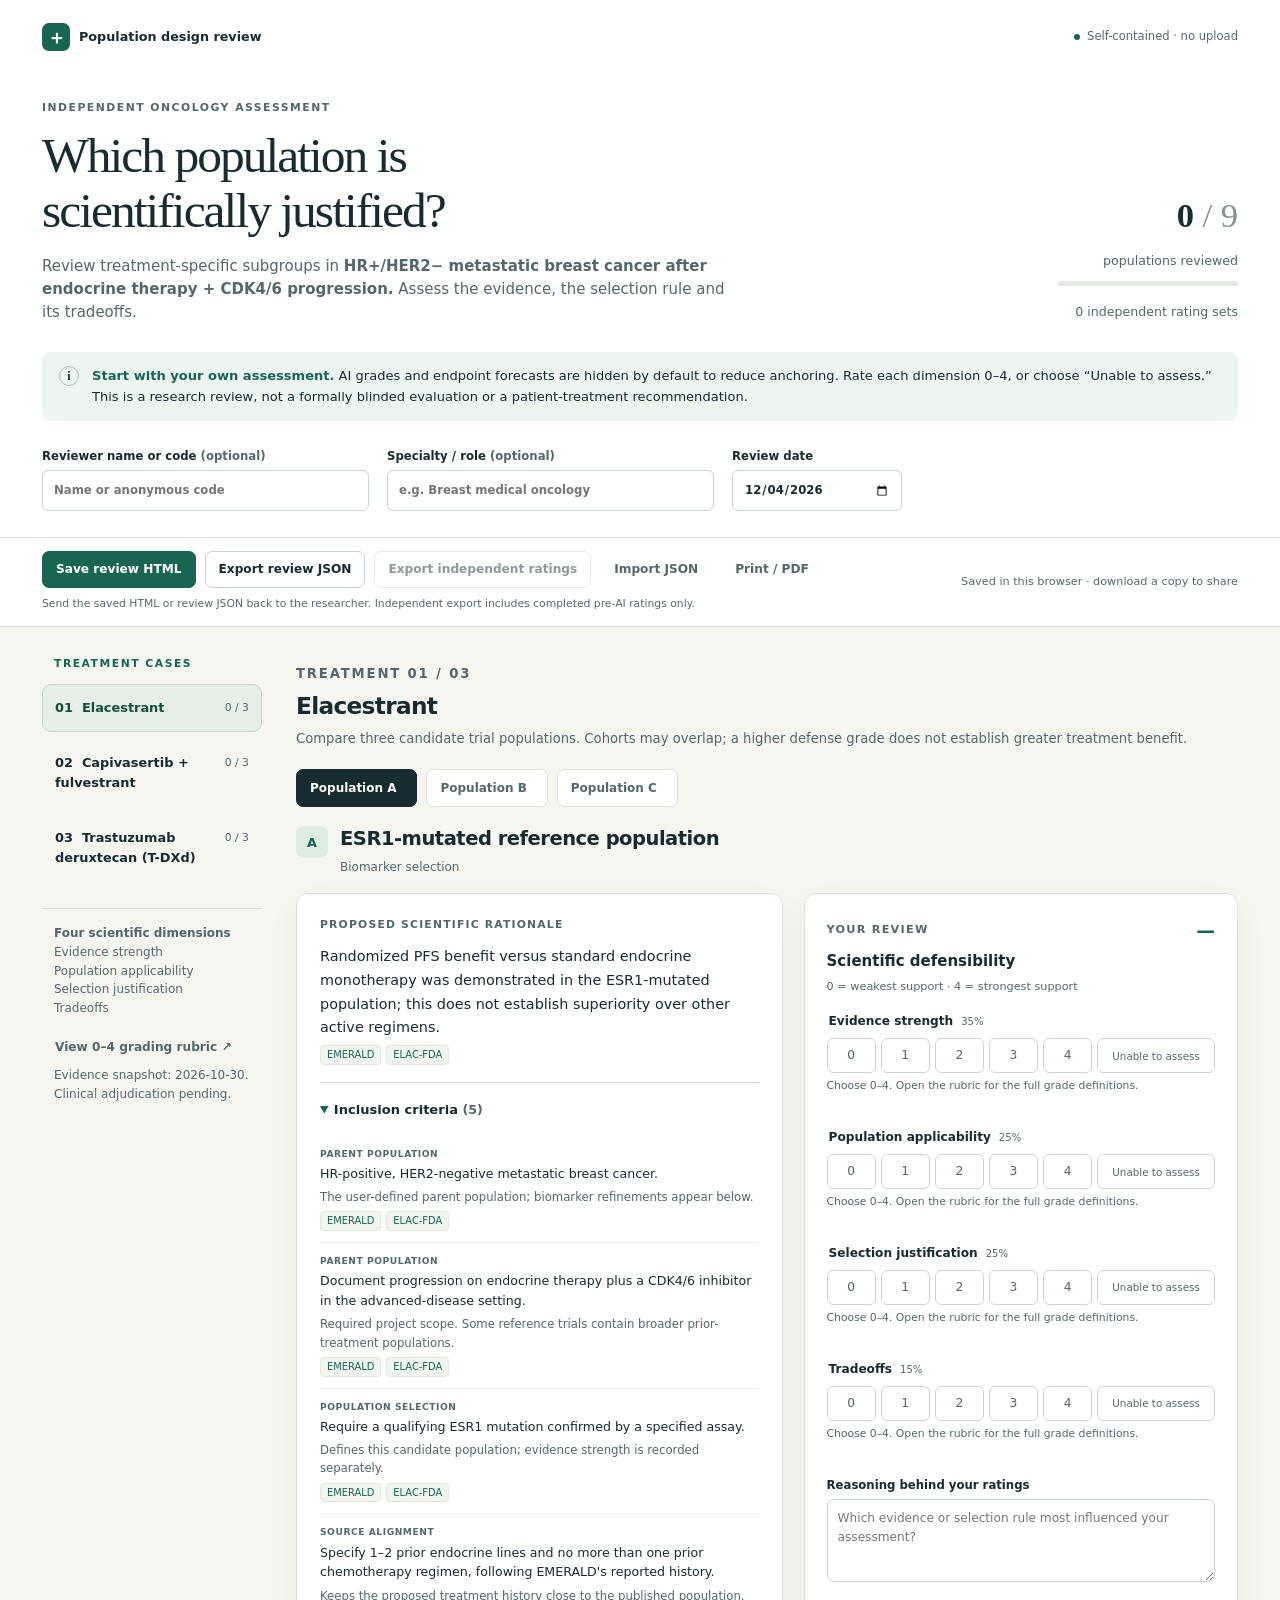
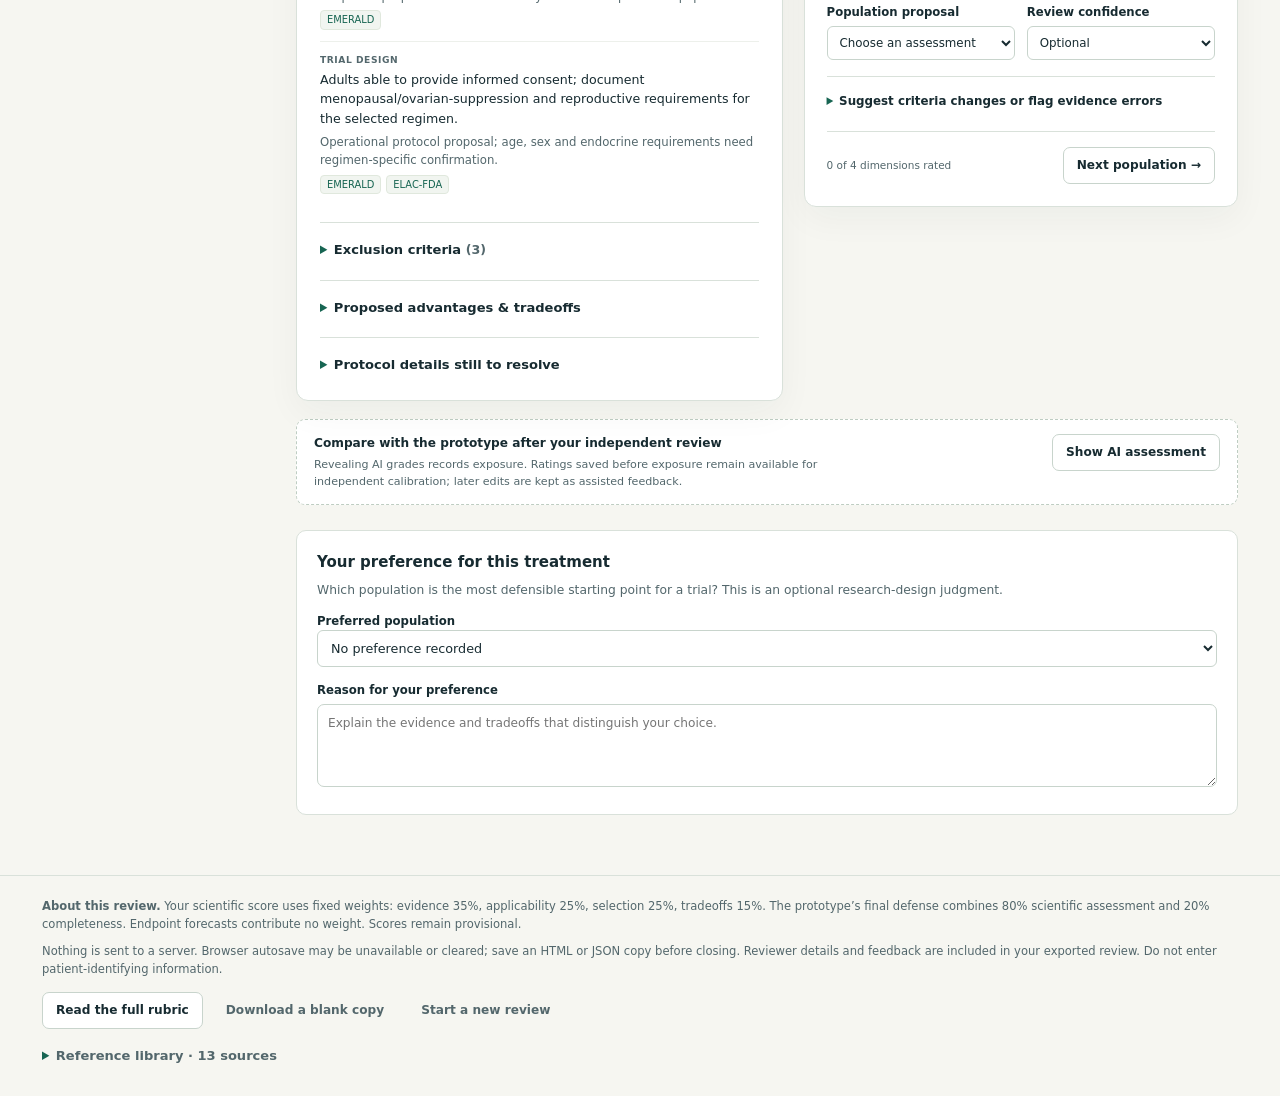
<file: benchmark/reports/oncology-review.html>
<!doctype html>
<html lang="en"><head><meta charset="utf-8">
<meta name="viewport" content="width=device-width, initial-scale=1">
<meta name="color-scheme" content="light">
<meta name="description" content="Portable oncology review form for treatment-specific trial populations after CDK4/6 progression.">
<title>Oncology population review</title>
<style>:root{--ink:#172b31;--muted:#53676c;--green:#176552;--mint:#edf5f0;--paper:#f6f6f1;--line:#d9e1da;--white:#fff;--amber:#80581e;--shadow:0 12px 35px #1732290b;font-family:Inter,ui-sans-serif,system-ui,-apple-system,BlinkMacSystemFont,"Segoe UI",sans-serif;color:var(--ink);background:var(--paper);font-size:15px;line-height:1.55}*{box-sizing:border-box}body{margin:0}button,input,select,textarea{font:inherit}button,a,input,select,textarea,summary{outline-offset:4px}button:focus-visible,a:focus-visible,summary:focus-visible,input:focus-visible,select:focus-visible,textarea:focus-visible{outline:3px solid #32836d}button{cursor:pointer}button:disabled{cursor:not-allowed;opacity:.48}a{color:var(--green);text-underline-offset:3px}h1,h2,h3,h4,p{margin:0}h1{font:500 clamp(2.1rem,4vw,3.3rem)/1.12 Georgia,"Times New Roman",serif;letter-spacing:-.04em}h2{font-size:1.55rem;line-height:1.3;letter-spacing:-.03em}h3{font-size:1.3rem;line-height:1.35;letter-spacing:-.025em}h4{font-size:1rem}small,.small{font-size:.84rem}.muted{color:var(--muted)}.eyebrow{font-size:.72rem;font-weight:750;letter-spacing:.14em;text-transform:uppercase;color:var(--green)}.wrap{max-width:1450px;margin:auto;padding:0 42px}.masthead{background:#fff;border-bottom:1px solid var(--line)}.topline{display:flex;align-items:center;justify-content:space-between;padding-top:23px;gap:20px}.brand{display:flex;align-items:center;gap:9px;font-weight:750;font-size:.85rem}.brand-mark{display:grid;place-items:center;width:28px;height:28px;background:var(--green);border-radius:7px;color:#fff;font-size:19px;font-family:Georgia,serif}.private-tag{font-size:.77rem;color:var(--muted);display:flex;gap:7px;align-items:center}.dot{width:6px;height:6px;display:inline-block;border-radius:50%;background:var(--green)}.hero{display:flex;justify-content:space-between;gap:35px;padding:33px 0 28px;align-items:flex-end}.hero-copy{max-width:770px}.hero .eyebrow{margin-bottom:11px}.hero p{margin-top:16px;color:var(--muted);max-width:700px}.hero-side{flex-shrink:0;padding-bottom:3px;text-align:right}.progress-number{font:500 2.3rem/1.1 Georgia,serif}.progress-number span{color:#83928d}.progress-bar{height:5px;width:180px;background:#e5eae5;border-radius:10px;overflow:hidden;margin:10px 0 7px}.progress-bar>span{display:block;height:100%;width:0;background:var(--green);transition:width .2s}.notice{display:flex;align-items:flex-start;gap:13px;border-radius:9px;background:var(--mint);padding:14px 17px;font-size:.87rem;margin-bottom:26px}.notice strong{color:var(--green)}.notice-icon{border:1px solid #a6c3b1;border-radius:50%;display:grid;place-items:center;min-width:20px;height:20px;font:600 .8rem Georgia,serif}.reviewer-row{display:grid;grid-template-columns:1fr 1fr 170px;gap:18px;padding-bottom:26px;max-width:860px}label.field{display:block;font-size:.78rem;font-weight:650}label.field input,label.field select{display:block;width:100%;margin-top:5px;background:#fff;border:1px solid #c9d4cd;border-radius:6px;padding:9px 11px;color:var(--ink);min-height:41px}.actions{border-bottom:1px solid var(--line);background:#fff}.action-inner{display:flex;justify-content:space-between;align-items:center;gap:16px;padding-top:13px;padding-bottom:13px;flex-wrap:wrap}.action-buttons{display:flex;align-items:center;gap:9px;flex-wrap:wrap}.btn{border:1px solid #c8d4cc;border-radius:7px;background:#fff;padding:8px 13px;color:var(--ink);font-size:.81rem;font-weight:650;display:inline-flex;align-items:center;gap:7px;min-height:37px}.btn:hover{background:#f0f5f1;border-color:#9bb5a4}.btn.primary{background:var(--green);border-color:var(--green);color:white}.btn.primary:hover{background:#104f40}.btn.quiet{border-color:transparent;background:transparent;color:var(--muted)}.save-status{font-size:.75rem;color:var(--muted)}.workspace{display:grid;grid-template-columns:220px minmax(0,1fr);gap:34px;padding-top:29px;padding-bottom:60px}.sidebar{position:sticky;top:22px;align-self:start}.sidebar .eyebrow{padding:0 12px;margin-bottom:12px}.treatment-nav{display:flex;flex-direction:column;gap:7px}.treatment-button{display:flex;text-align:left;justify-content:space-between;align-items:flex-start;gap:10px;width:100%;padding:13px 12px;border:1px solid transparent;background:transparent;border-radius:9px;color:var(--ink);font-size:.86rem;font-weight:650}.treatment-button .nav-count{font-size:.72rem;font-weight:500;white-space:nowrap;padding-top:2px;color:var(--muted)}.treatment-button[aria-selected=true]{background:#e5eee7;border-color:#c4d7c9;color:#144f40}.sidebar-help{margin-top:26px;padding:15px 12px;border-top:1px solid var(--line);font-size:.8rem;color:var(--muted)}.sidebar-help p+p{margin-top:10px}.sidebar-help .btn{margin-top:12px;padding-left:0}.case-heading{margin-bottom:19px}.case-heading .eyebrow{margin-bottom:7px}.case-heading p{margin-top:8px;font-size:.88rem;color:var(--muted)}.population-tabs{display:flex;gap:9px;flex-wrap:wrap;margin:0 0 19px}.population-tab{border:1px solid var(--line);border-radius:7px;background:#fff;padding:9px 13px;font-size:.8rem;color:var(--muted);font-weight:650}.population-tab[aria-selected=true]{color:#fff;background:var(--ink);border-color:var(--ink)}.population-tab .tick{margin-left:7px}.population-title{display:flex;align-items:flex-start;gap:12px;margin-bottom:17px}.letter{width:32px;height:32px;display:grid;place-items:center;background:#dfece2;color:var(--green);border-radius:8px;font-size:.85rem;flex-shrink:0;font-weight:750}.population-title p{font-size:.8rem;color:var(--muted);margin-top:5px}.columns{display:grid;grid-template-columns:minmax(0,1.12fr) minmax(340px,1fr);gap:21px;align-items:start}.card{background:#fff;border:1px solid var(--line);border-radius:12px;box-shadow:var(--shadow);overflow:hidden}.proposal{padding:23px}.section-label{font-size:.72rem;letter-spacing:.11em;text-transform:uppercase;color:var(--muted);font-weight:750;margin-bottom:11px}.defense-text{font-size:.96rem;line-height:1.65}.citations{display:inline-flex;gap:5px;flex-wrap:wrap;vertical-align:baseline;margin:5px 0 0}.citation{display:inline-block;font-size:.66rem;text-decoration:none;padding:2px 6px;background:#f1f5f0;border-radius:4px;border:1px solid #e0e8dd;line-height:1.4;overflow-wrap:anywhere}.citation:hover{background:#deebdf}.proposal details{margin-top:17px;border-top:1px solid var(--line);padding-top:15px}summary{cursor:pointer;font-size:.87rem;font-weight:700;padding:2px 0}summary::marker{color:var(--green)}.details-content{padding-top:13px}.criteria{list-style:none;margin:0;padding:0}.criteria li{padding:11px 0;border-bottom:1px solid #edf0eb;font-size:.84rem}.criteria li:last-child{border:0}.purpose{font-size:.61rem;text-transform:uppercase;letter-spacing:.06em;font-weight:750;color:var(--muted);margin-bottom:3px;display:block}.criterion-reason{font-size:.78rem;color:var(--muted);margin-top:5px}.split{display:grid;grid-template-columns:1fr 1fr;gap:17px}.split h4{font-size:.83rem;margin-bottom:9px}.point{font-size:.81rem;margin:0 0 12px}.pending{font-size:.8rem;color:var(--muted)}.pending ul{padding-left:17px;margin:8px 0 0}.pending li{margin:7px 0}.assessment{padding:22px;position:sticky;top:22px}.assessment-heading{display:flex;justify-content:space-between;align-items:start;gap:15px;margin-bottom:17px}.assessment-heading p{font-size:.75rem;color:var(--muted);margin-top:5px}.own-score{font-size:1.25rem;color:var(--green);font-weight:700;white-space:nowrap}.own-score span{font-size:.7rem;font-weight:500;color:var(--muted)}fieldset{border:0;padding:0;margin:0 0 17px;min-width:0}legend{font-size:.81rem;font-weight:750;display:flex;gap:8px;align-items:center;margin-bottom:7px}.weight{font-size:.67rem;font-weight:500;color:var(--muted)}.ratings{display:flex;gap:5px}.rating{display:block;position:relative;flex:1;min-width:32px}.rating input{position:absolute;opacity:0;width:100%;height:100%;margin:0;cursor:pointer}.rating span{display:flex;align-items:center;justify-content:center;border:1px solid #ccd6ce;border-radius:6px;min-height:35px;font-size:.82rem;color:var(--muted);background:#fff}.rating input:checked+span{color:#fff;background:var(--green);border-color:var(--green);font-weight:750}.rating input:focus-visible+span{outline:3px solid #32836d;outline-offset:2px}.rating.unable{flex:2.4}.rating.unable span{font-size:.69rem}.anchor-description{font-size:.72rem;color:var(--muted);margin-top:5px;min-height:33px}.feedback-label{display:block;margin:14px 0 5px;font-size:.78rem;font-weight:700}.feedback{width:100%;resize:vertical;min-height:83px;border:1px solid #c8d4cc;border-radius:7px;padding:9px 10px;font-size:.81rem;line-height:1.55;background:#fff;color:var(--ink)}.feedback.small-area{min-height:65px}.assessment select{width:100%;border:1px solid #c8d4cc;border-radius:6px;padding:8px;font-size:.79rem;background:#fff;color:var(--ink)}.two-fields{display:grid;grid-template-columns:1fr 1fr;gap:12px}.assessment details{border-top:1px solid var(--line);margin-top:16px;padding-top:13px}.assessment details summary{font-size:.79rem}.exposure-note{font-size:.73rem;padding:9px 11px;background:#fbf5e8;border:1px solid #eadbb6;color:var(--amber);border-radius:6px;margin-top:13px}.assessment-footer{display:flex;justify-content:space-between;gap:10px;align-items:center;margin-top:18px;padding-top:15px;border-top:1px solid var(--line)}.status-chip{font-size:.7rem;color:var(--muted)}.status-chip.done{color:var(--green);font-weight:650}.ai-toggle-row{margin-top:18px;padding:14px 17px;background:#fff;border:1px dashed #becdc2;border-radius:9px;display:flex;align-items:flex-start;justify-content:space-between;gap:15px}.ai-toggle-row p{font-size:.74rem;color:var(--muted);max-width:520px}.ai-toggle-row strong{display:block;font-size:.81rem;margin-bottom:3px}.ai-panel{padding:20px;margin-top:12px;border:1px solid #d6dfd5;border-radius:10px;background:#f0f4ed}.ai-metrics{display:grid;grid-template-columns:repeat(3,1fr);gap:15px;margin:13px 0 18px}.ai-metric-label{display:block;font-size:.68rem;color:var(--muted)}.ai-metric-number{font-size:1.4rem;font-weight:700}.ai-dimension{margin-top:12px;font-size:.8rem}.ai-dimension strong{display:block;margin-bottom:3px}.forecast-box{border-top:1px solid #d0dccc;margin-top:16px;padding-top:13px;font-size:.79rem}.preference{padding:20px;margin-top:25px;background:#fff;border:1px solid var(--line);border-radius:10px}.preference p{font-size:.82rem;color:var(--muted);margin:6px 0 12px}.preference select{width:100%;padding:9px;border:1px solid #c8d4cc;border-radius:6px;background:#fff;color:var(--ink);font-size:.85rem}.footer{border-top:1px solid var(--line);padding-top:22px;padding-bottom:28px;font-size:.77rem;color:var(--muted)}.footer details{margin-top:15px}.reference-list{padding-left:20px;font-size:.77rem}.reference-list li{margin:8px 0;overflow-wrap:anywhere}.reference-list small{display:block}.print-value{display:none}dialog{max-width:min(1050px,94vw);max-height:90vh;border:1px solid var(--line);border-radius:13px;padding:27px;color:var(--ink);box-shadow:0 30px 80px #17322933}dialog::backdrop{background:#162d3277}dialog h2{padding-right:25px}dialog>p{margin:10px 0 20px;font-size:.85rem;color:var(--muted)}.dialog-close{position:absolute;right:16px;top:15px;font-size:1rem;border:0;background:transparent;padding:5px 9px}.rubric-table{border-collapse:collapse;font-size:.77rem;width:100%}.rubric-table th,.rubric-table td{padding:12px;border:1px solid var(--line);text-align:left;vertical-align:top}.rubric-table th{background:var(--mint)}.rubric-table td:first-child{font-weight:750}#toast{position:fixed;bottom:22px;left:50%;transform:translateX(-50%);padding:12px 19px;background:var(--ink);color:#fff;border-radius:8px;max-width:90vw;box-shadow:var(--shadow);font-size:.82rem;z-index:10;display:none}#toast.visible{display:block}[hidden]{display:none!important}.skip-link{position:absolute;top:-60px;left:15px;z-index:99;background:#fff;padding:10px}.skip-link:focus{top:10px}.file-input{display:none}.export-help{font-size:.72rem;color:var(--muted);margin-top:8px}.mobile-case-label{display:none}
@media(max-width:1050px){.wrap{padding-left:25px;padding-right:25px}.workspace{grid-template-columns:185px minmax(0,1fr);gap:21px}.columns{grid-template-columns:minmax(0,1fr)}.assessment{position:static}.proposal{padding:21px}.hero-side{min-width:140px}.progress-bar{width:140px}.sidebar{top:15px}}
@media(max-width:700px){:root{font-size:14px}.wrap{padding-left:17px;padding-right:17px}.topline{padding-top:17px}.private-tag{font-size:.65rem}.hero{padding-top:25px;gap:18px;align-items:flex-start}.hero-side{display:none}.reviewer-row{grid-template-columns:1fr 1fr;gap:12px}.reviewer-row label:last-child{grid-column:1/-1}.workspace{display:block;padding-top:16px}.sidebar{position:static;margin-bottom:24px}.sidebar .eyebrow{padding-left:0;margin-bottom:9px}.treatment-nav{flex-direction:row;overflow-x:auto;padding-bottom:5px;gap:7px}.treatment-button{min-width:180px;border-color:var(--line);background:#fff;align-items:center;padding:11px;font-size:.78rem}.sidebar-help{display:none}.action-buttons{gap:6px}.btn{font-size:.75rem;padding:8px 10px}.action-inner{gap:8px}.save-status{width:100%}.population-tabs{gap:6px}.population-tab{padding:8px 9px}.split{grid-template-columns:1fr}.proposal,.assessment{padding:18px}.ai-toggle-row{display:block}.ai-toggle-row .btn{margin-top:10px}.ai-metrics{gap:9px}.rubric-table{font-size:.7rem}.rubric-table th,.rubric-table td{padding:7px}.assessment-footer .btn{max-width:170px}.two-fields{gap:9px}.footer{padding-bottom:50px}}
@media print{@page{margin:14mm}body{background:#fff;color:#000;font-size:10pt}.wrap{max-width:none;padding:0}.topline{padding-top:0}.hero{padding-top:16px}h1{font-size:26pt}.hero-side,.actions,.sidebar,.population-tabs,.ai-toggle-row,.assessment-footer,.skip-link,dialog,#toast,.btn{display:none!important}.workspace{display:block;padding-top:15px}.treatment-panel[hidden],.population-panel[hidden]{display:block!important}.population-panel{break-before:page}.treatment-panel:first-child .population-panel:first-of-type{break-before:auto}.columns{display:block}.card{box-shadow:none;border:1px solid #bbb;overflow:visible}.proposal,.assessment{padding:15px;margin-bottom:13px;position:static;break-inside:auto}.reviewer-row input{border:0;padding:0;min-height:0}.hero-copy{max-width:none}.notice{background:#f0f3ef;margin-bottom:12px;padding:9px}.assessment fieldset{break-inside:avoid}.rating input:checked+span{color:#000;background:#ddd;border:2px solid #000}.anchor-description{min-height:0}.editable{display:none!important}.print-value{display:block;white-space:pre-wrap;overflow-wrap:anywhere;font-size:.82rem;margin-top:4px}.two-fields .print-value:empty::after{content:'Not specified'}.ai-panel[hidden]{display:none!important}.reference-list li,.criteria li,.ai-dimension{break-inside:avoid}.preference{break-inside:avoid}.footer{padding-top:10px}.footer details{display:block}a{color:#000;text-decoration:underline}.citation{font-size:7pt}details>summary{list-style:none}.details-content{padding-top:7px}.save-status{display:none}.progress-number{font-size:18pt}}
</style></head>
<body><div id="app"></div><div id="toast" role="status" aria-live="polite"></div>
<noscript><p>This review form needs JavaScript enabled. It runs entirely in your browser, with no server or login.</p></noscript>
<script id="review-data" type="application/json">{"schema_version":"oncology-review-data-1.0","cases":[{"case_id":"elacestrant","treatment":"Elacestrant","parent_population":"HR+/HER2− metastatic breast cancer after progression on endocrine therapy plus a CDK4/6 inhibitor","endpoint":"PFS","input_id":"trial-9b8681e05bea.json","input_sha256":"9b8681e05beadc938bd56c4c3eda3d1b0f5218f99faa602bef03b0f7f9e83864","populations":[{"option_id":"elacestrant__esr1","population":"ESR1-mutated reference population","axes":["Biomarker selection"],"inclusion":[{"id":"elacestrant__esr1.inclusion.disease","purpose":"scope","reason":"The user-defined parent population; biomarker refinements appear below.","source_ids":["EMERALD","ELAC-FDA"],"status":"evidence_supported","text":"HR-positive, HER2-negative metastatic breast cancer."},{"id":"elacestrant__esr1.inclusion.post_cdk","purpose":"scope","reason":"Required project scope. Some reference trials contain broader prior-treatment populations.","source_ids":["EMERALD","ELAC-FDA"],"status":"design_assumption","text":"Document progression on endocrine therapy plus a CDK4/6 inhibitor in the advanced-disease setting."},{"id":"elacestrant__esr1.inclusion.selection","purpose":"efficacy","reason":"Defines this candidate population; evidence strength is recorded separately.","source_ids":["EMERALD","ELAC-FDA"],"status":"evidence_supported","text":"Require a qualifying ESR1 mutation confirmed by a specified assay."},{"id":"elacestrant__esr1.inclusion.prior_lines","purpose":"evidence_alignment","reason":"Keeps the proposed treatment history close to the published population.","source_ids":["EMERALD"],"status":"evidence_supported","text":"Specify 1–2 prior endocrine lines and no more than one prior chemotherapy regimen, following EMERALD's reported history."},{"id":"elacestrant__esr1.inclusion.consent","purpose":"design","reason":"Operational protocol proposal; age, sex and endocrine requirements need regimen-specific confirmation.","source_ids":["EMERALD","ELAC-FDA"],"status":"design_assumption","text":"Adults able to provide informed consent; document menopausal/ovarian-suppression and reproductive requirements for the selected regimen."}],"exclusion":[{"id":"elacestrant__esr1.exclusion.outside_scope","purpose":"scope","reason":"Keeps the candidate inside the parent research question.","source_ids":["EMERALD","ELAC-FDA"],"status":"evidence_supported","text":"Exclude disease outside the defined HR+/HER2− metastatic setting."},{"id":"elacestrant__esr1.exclusion.urgent_instability","purpose":"safety","reason":"Requires clinical adjudication rather than an anatomical blanket exclusion.","source_ids":["ABC"],"status":"safety_review","text":"Exclude urgent organ compromise that makes the protocol's treatment or assessment schedule inappropriate; liver metastases alone are not visceral crisis."},{"id":"elacestrant__esr1.exclusion.unresolved_safety","purpose":"safety","reason":"Safety screening is not evidence that the excluded subgroup has less antitumor benefit.","source_ids":["EMERALD"],"status":"safety_review","text":"Resolve clinically important regimen-specific contraindications and interacting medicines before enrollment."}],"pros":[{"id":"elacestrant__esr1.pros.1","purpose":null,"source_ids":["EMERALD","ELAC-FDA"],"text":"An explicit cohort definition permits a prespecified analysis for this treatment and comparator."},{"id":"elacestrant__esr1.pros.2","purpose":null,"source_ids":["EMERALD","ELAC-FDA"],"text":"Retains the studied ESR1-selected population without imposing an unconfirmed prior-duration threshold."},{"id":"elacestrant__esr1.pros.3","purpose":null,"source_ids":["EMERALD","ELAC-FDA"],"text":"Provides a starting population for evidence review, subject to the documented source-to-target differences."}],"cons":[{"id":"elacestrant__esr1.cons.1","purpose":null,"source_ids":["EMERALD","ELAC-FDA"],"text":"Subgroup benefit does not establish a predictive interaction, the optimal cohort, or superiority over other active treatments."},{"id":"elacestrant__esr1.cons.2","purpose":null,"source_ids":["EMERALD","ELAC-FDA"],"text":"The biomarker alone does not identify every patient who will benefit; prior endocrine sensitivity and early progression still need characterization."}],"defense":[{"id":"elacestrant__esr1.benefit","purpose":null,"source_ids":["EMERALD","ELAC-FDA"],"text":"Randomized PFS benefit versus standard endocrine monotherapy was demonstrated in the ESR1-mutated population; this does not establish superiority over other active regimens."}],"protocol_pending":[{"id":"elacestrant__esr1.protocol_pending.1","purpose":null,"source_ids":["EMERALD","ELAC-FDA"],"text":"Finalize assay/variant definitions, prior-agent/line limits and disease-assessment rules against the source protocol."},{"id":"elacestrant__esr1.protocol_pending.2","purpose":null,"source_ids":["FDA-LABS","FDA-WASHOUT"],"text":"Specify justified laboratory thresholds, recovery and washout periods, concomitant medicines and reproductive precautions."},{"id":"elacestrant__esr1.protocol_pending.3","purpose":null,"source_ids":["FDA-PS","FDA-CNS"],"text":"Set a reasoned performance-status policy and CNS criteria; do not automatically exclude all stable brain metastases."}],"source_context":{"finding":"ESR1-mutated PFS was a primary randomized efficacy analysis.","analysis_type":"randomized_primary","source_ids":["EMERALD","ELAC-FDA"],"comparator":"Fulvestrant or aromatase inhibitor","endpoint":"PFS"},"ai":{"defense_score":0.955,"scientific_score":0.9625,"checklist_score":0.925,"dimensions":[{"dimension":"evidence_strength","label":"Evidence strength","grade":4,"raw_model_grade":4,"max_grade":4,"evidence_ceiling":4,"ceiling_applied":false,"reason":"The ESR1-mutated subgroup was a randomized co-primary endpoint population in EMERALD, with efficacy verified in the FDA label assessment.","source_ids":["ELAC-FDA","EMERALD"],"criterion_ids":["elacestrant__esr1.inclusion.selection"],"origin":"Provider scientific judgment constrained by explicit evidence anchors"},{"dimension":"population_applicability","label":"Population applicability","grade":4,"raw_model_grade":4,"max_grade":4,"evidence_ceiling":4,"ceiling_applied":false,"reason":"Candidate setting of post-CDK4/6 HR+/HER2- metastatic breast cancer matches EMERALD eligibility and FDA labeling directly.","source_ids":["ELAC-FDA","EMERALD"],"criterion_ids":["elacestrant__esr1.inclusion.disease","elacestrant__esr1.inclusion.post_cdk","elacestrant__esr1.inclusion.prior_lines"],"origin":"Provider scientific judgment constrained by explicit evidence anchors"},{"dimension":"selection_justification","label":"Selection justification","grade":4,"raw_model_grade":4,"max_grade":4,"evidence_ceiling":4,"ceiling_applied":false,"reason":"Direct regulatory and trial-defined selection based on co-primary efficacy outcomes, acknowledging that predictive superiority over other active regimens still requires prospective interaction evidence.","source_ids":["ELAC-FDA","EMERALD"],"criterion_ids":["elacestrant__esr1.inclusion.selection"],"origin":"Provider scientific judgment constrained by explicit evidence anchors"},{"dimension":"tradeoffs","label":"Tradeoffs","grade":3,"raw_model_grade":3,"max_grade":4,"evidence_ceiling":3,"ceiling_applied":false,"reason":"Identifies both sides of restricting to ESR1 mutations, recognizing potential exclusion of responders and lack of duration filtering, while citing relevant criteria.","source_ids":["ELAC-FDA","EMERALD"],"criterion_ids":["elacestrant__esr1.inclusion.selection"],"origin":"Provider scientific judgment constrained by explicit evidence anchors"}],"limitations":["The target comparator is unspecified; grading refers to the source comparison, not superiority over other active treatments."],"method":"llm_scientific_v3","model":"gemini-3.8-flash","status":"provisional_scored"},"forecast":{"assumed_hr":0.55,"comparator":"Fulvestrant or aromatase inhibitor","interpretation":"A trial-statistic illustration, not a patient-benefit probability or ranking of optimal populations.","method_a":0.5227744249483388,"method_b":0.9883154504324718,"reason":null,"score":0.7555449376904053,"score_type":"Provisional A/B endpoint score","source_ids":["EMERALD","ELAC-FDA"],"status":"available","text":"Published reference effect used as a hypothetical true effect"}},{"option_id":"elacestrant__long_response","population":"ESR1-mutated + longer prior endocrine benefit","axes":["Prior endocrine duration"],"inclusion":[{"id":"elacestrant__long_response.inclusion.disease","purpose":"scope","reason":"The user-defined parent population; biomarker refinements appear below.","source_ids":["EMERALD-DURATION"],"status":"evidence_supported","text":"HR-positive, HER2-negative metastatic breast cancer."},{"id":"elacestrant__long_response.inclusion.post_cdk","purpose":"scope","reason":"Required project scope. Some reference trials contain broader prior-treatment populations.","source_ids":["EMERALD-DURATION"],"status":"design_assumption","text":"Document progression on endocrine therapy plus a CDK4/6 inhibitor in the advanced-disease setting."},{"id":"elacestrant__long_response.inclusion.selection","purpose":"efficacy","reason":"Defines this candidate population; evidence strength is recorded separately.","source_ids":["EMERALD-DURATION"],"status":"evidence_supported","text":"Require a qualifying ESR1 mutation."},{"id":"elacestrant__long_response.inclusion.prior_lines","purpose":"evidence_alignment","reason":"Retains the source treatment-history limits while varying the stated population axis.","source_ids":["EMERALD"],"status":"evidence_supported","text":"Specify 1–2 prior endocrine lines and no more than one prior chemotherapy regimen, following EMERALD's reported history."},{"id":"elacestrant__long_response.inclusion.prior_duration","purpose":"efficacy","reason":"This threshold defines the published post hoc subgroup; it is not a confirmed requirement for benefit.","source_ids":["EMERALD-DURATION"],"status":"exploratory","text":"Require at least 12 months on the preceding endocrine + CDK4/6 regimen."},{"id":"elacestrant__long_response.inclusion.consent","purpose":"design","reason":"Operational protocol proposal; age, sex and endocrine requirements need regimen-specific confirmation.","source_ids":["EMERALD-DURATION"],"status":"design_assumption","text":"Adults able to provide informed consent; document menopausal/ovarian-suppression and reproductive requirements for the selected regimen."}],"exclusion":[{"id":"elacestrant__long_response.exclusion.outside_scope","purpose":"scope","reason":"Keeps the candidate inside the parent research question.","source_ids":["EMERALD-DURATION"],"status":"evidence_supported","text":"Exclude disease outside the defined HR+/HER2− metastatic setting."},{"id":"elacestrant__long_response.exclusion.urgent_instability","purpose":"safety","reason":"Requires clinical adjudication rather than an anatomical blanket exclusion.","source_ids":["ABC"],"status":"safety_review","text":"Exclude urgent organ compromise that makes the protocol's treatment or assessment schedule inappropriate; liver metastases alone are not visceral crisis."},{"id":"elacestrant__long_response.exclusion.unresolved_safety","purpose":"safety","reason":"Safety screening is not evidence that the excluded subgroup has less antitumor benefit.","source_ids":["EMERALD-DURATION"],"status":"safety_review","text":"Resolve clinically important regimen-specific contraindications and interacting medicines before enrollment."}],"pros":[{"id":"elacestrant__long_response.pros.1","purpose":null,"source_ids":["EMERALD-DURATION"],"text":"An explicit cohort definition permits a prespecified analysis for this treatment and comparator."},{"id":"elacestrant__long_response.pros.2","purpose":null,"source_ids":["EMERALD-DURATION"],"text":"Has a published duration-defined subgroup signal to motivate a prospective enrichment test."},{"id":"elacestrant__long_response.pros.3","purpose":null,"source_ids":["EMERALD-DURATION"],"text":"Makes an enrichment or generalizability hypothesis explicit and testable; a stronger treatment effect is not assumed."}],"cons":[{"id":"elacestrant__long_response.cons.1","purpose":null,"source_ids":["EMERALD-DURATION"],"text":"Subgroup benefit does not establish a predictive interaction, the optimal cohort, or superiority over other active treatments."},{"id":"elacestrant__long_response.cons.2","purpose":null,"source_ids":["EMERALD-DURATION"],"text":"A mandatory duration threshold may exclude patients who could benefit; the subgroup estimate must not be treated as a confirmed improvement over the broader cohort."},{"id":"elacestrant__long_response.cons.3","purpose":null,"source_ids":["EMERALD-DURATION"],"text":"The ≥12-month rule can exclude shorter-duration patients despite the absence of a confirmed predictive duration interaction."},{"id":"elacestrant__long_response.cons.4","purpose":null,"source_ids":["EMERALD-DURATION"],"text":"A narrower rule may slow recruitment and reduce generalizability; subgroup-specific benefit needs validation."}],"defense":[{"id":"elacestrant__long_response.benefit","purpose":null,"source_ids":["EMERALD-DURATION"],"text":"A larger observed relative effect was reported in this post hoc subgroup. No multiplicity adjustment or proven predictive duration interaction is supplied."}],"protocol_pending":[{"id":"elacestrant__long_response.protocol_pending.1","purpose":null,"source_ids":["EMERALD-DURATION"],"text":"Finalize assay/variant definitions, prior-agent/line limits and disease-assessment rules against the source protocol."},{"id":"elacestrant__long_response.protocol_pending.2","purpose":null,"source_ids":["FDA-LABS","FDA-WASHOUT"],"text":"Specify justified laboratory thresholds, recovery and washout periods, concomitant medicines and reproductive precautions."},{"id":"elacestrant__long_response.protocol_pending.3","purpose":null,"source_ids":["FDA-PS","FDA-CNS"],"text":"Set a reasoned performance-status policy and CNS criteria; do not automatically exclude all stable brain metastases."}],"source_context":{"finding":"The duration-selected result is a post hoc subgroup analysis without multiplicity adjustment.","analysis_type":"randomized_exploratory","source_ids":["EMERALD-DURATION"],"comparator":"Fulvestrant or aromatase inhibitor","endpoint":"PFS"},"ai":{"defense_score":0.715,"scientific_score":0.6625,"checklist_score":0.925,"dimensions":[{"dimension":"evidence_strength","label":"Evidence strength","grade":2,"raw_model_grade":2,"max_grade":4,"evidence_ceiling":2,"ceiling_applied":false,"reason":"The \u003e=12 months prior duration threshold is derived strictly from post hoc, exploratory subgroup analysis without multiplicity adjustment.","source_ids":["EMERALD-DURATION"],"criterion_ids":["elacestrant__long_response.inclusion.prior_duration"],"origin":"Provider scientific judgment constrained by explicit evidence anchors"},{"dimension":"population_applicability","label":"Population applicability","grade":4,"raw_model_grade":4,"max_grade":4,"evidence_ceiling":4,"ceiling_applied":false,"reason":"Directly matches the post-CDK4/6 metastatic HR+/HER2- setting evaluated in the EMERALD duration subgroup analysis.","source_ids":["EMERALD-DURATION"],"criterion_ids":["elacestrant__long_response.inclusion.disease","elacestrant__long_response.inclusion.post_cdk","elacestrant__long_response.inclusion.prior_lines"],"origin":"Provider scientific judgment constrained by explicit evidence anchors"},{"dimension":"selection_justification","label":"Selection justification","grade":2,"raw_model_grade":2,"max_grade":4,"evidence_ceiling":2,"ceiling_applied":false,"reason":"The additional \u003e=12-month restriction represents a plausible hypothesis-generating post hoc enrichment without confirmed predictive interaction evidence.","source_ids":["EMERALD-DURATION"],"criterion_ids":["elacestrant__long_response.inclusion.prior_duration"],"origin":"Provider scientific judgment constrained by explicit evidence anchors"},{"dimension":"tradeoffs","label":"Tradeoffs","grade":3,"raw_model_grade":3,"max_grade":4,"evidence_ceiling":3,"ceiling_applied":false,"reason":"Articulates the tension between enriched effect signals and patient exclusion or recruitment slowdowns without relying on unsupported quantitative estimates.","source_ids":["EMERALD-DURATION"],"criterion_ids":["elacestrant__long_response.inclusion.prior_duration"],"origin":"Provider scientific judgment constrained by explicit evidence anchors"}],"limitations":["The target comparator is unspecified; grading refers to the source comparison, not superiority over other active treatments."],"method":"llm_scientific_v3","model":"gemini-3.8-flash","status":"provisional_scored"},"forecast":{"assumed_hr":0.41,"comparator":"Fulvestrant or aromatase inhibitor","interpretation":"A trial-statistic illustration, not a patient-benefit probability or ranking of optimal populations.","method_a":0.5024753081896103,"method_b":0.9999930219515099,"reason":null,"score":0.7512341650705601,"score_type":"Provisional A/B endpoint score","source_ids":["EMERALD-DURATION"],"status":"available","text":"Published reference effect used as a hypothetical true effect"}},{"option_id":"elacestrant__unselected","population":"ESR1-unselected research population","axes":["Broader biomarker eligibility"],"inclusion":[{"id":"elacestrant__unselected.inclusion.disease","purpose":"scope","reason":"The user-defined parent population; biomarker refinements appear below.","source_ids":["EMERALD","ELAC-FDA"],"status":"evidence_supported","text":"HR-positive, HER2-negative metastatic breast cancer."},{"id":"elacestrant__unselected.inclusion.post_cdk","purpose":"scope","reason":"Required project scope. Some reference trials contain broader prior-treatment populations.","source_ids":["EMERALD","ELAC-FDA"],"status":"design_assumption","text":"Document progression on endocrine therapy plus a CDK4/6 inhibitor in the advanced-disease setting."},{"id":"elacestrant__unselected.inclusion.selection","purpose":"efficacy","reason":"Defines this candidate population; evidence strength is recorded separately.","source_ids":["EMERALD","ELAC-FDA"],"status":"evidence_supported","text":"Allow ESR1-mutated and non-mutated disease; record status and prespecify strata."},{"id":"elacestrant__unselected.inclusion.prior_lines","purpose":"evidence_alignment","reason":"Retains the source treatment-history limits while varying the stated population axis.","source_ids":["EMERALD"],"status":"evidence_supported","text":"Specify 1–2 prior endocrine lines and no more than one prior chemotherapy regimen, following EMERALD's reported history."},{"id":"elacestrant__unselected.inclusion.consent","purpose":"design","reason":"Operational protocol proposal; age, sex and endocrine requirements need regimen-specific confirmation.","source_ids":["EMERALD","ELAC-FDA"],"status":"design_assumption","text":"Adults able to provide informed consent; document menopausal/ovarian-suppression and reproductive requirements for the selected regimen."}],"exclusion":[{"id":"elacestrant__unselected.exclusion.outside_scope","purpose":"scope","reason":"Keeps the candidate inside the parent research question.","source_ids":["EMERALD","ELAC-FDA"],"status":"evidence_supported","text":"Exclude disease outside the defined HR+/HER2− metastatic setting."},{"id":"elacestrant__unselected.exclusion.urgent_instability","purpose":"safety","reason":"Requires clinical adjudication rather than an anatomical blanket exclusion.","source_ids":["ABC"],"status":"safety_review","text":"Exclude urgent organ compromise that makes the protocol's treatment or assessment schedule inappropriate; liver metastases alone are not visceral crisis."},{"id":"elacestrant__unselected.exclusion.unresolved_safety","purpose":"safety","reason":"Safety screening is not evidence that the excluded subgroup has less antitumor benefit.","source_ids":["EMERALD"],"status":"safety_review","text":"Resolve clinically important regimen-specific contraindications and interacting medicines before enrollment."}],"pros":[{"id":"elacestrant__unselected.pros.1","purpose":null,"source_ids":["EMERALD","ELAC-FDA"],"text":"An explicit cohort definition permits a prespecified analysis for this treatment and comparator."},{"id":"elacestrant__unselected.pros.2","purpose":null,"source_ids":["EMERALD","ELAC-FDA"],"text":"Allows recruitment across ESR1 strata and tests generalizability using a prespecified biomarker analysis."},{"id":"elacestrant__unselected.pros.3","purpose":null,"source_ids":["EMERALD","ELAC-FDA"],"text":"Can broaden recruitment and applicability; actual eligible-pool size has not been estimated."}],"cons":[{"id":"elacestrant__unselected.cons.1","purpose":null,"source_ids":["EMERALD","ELAC-FDA"],"text":"Subgroup benefit does not establish a predictive interaction, the optimal cohort, or superiority over other active treatments."},{"id":"elacestrant__unselected.cons.2","purpose":null,"source_ids":["EMERALD","ELAC-FDA"],"text":"The overall-population result cannot establish benefit specifically in ESR1-wild-type tumors; the cited indication is ESR1-selected."}],"defense":[{"id":"elacestrant__unselected.benefit","purpose":null,"source_ids":["EMERALD","ELAC-FDA"],"text":"The trial reported an overall-population PFS result. It does not establish benefit specifically in ESR1-wild-type disease."}],"protocol_pending":[{"id":"elacestrant__unselected.protocol_pending.1","purpose":null,"source_ids":["EMERALD","ELAC-FDA"],"text":"Finalize assay/variant definitions, prior-agent/line limits and disease-assessment rules against the source protocol."},{"id":"elacestrant__unselected.protocol_pending.2","purpose":null,"source_ids":["FDA-LABS","FDA-WASHOUT"],"text":"Specify justified laboratory thresholds, recovery and washout periods, concomitant medicines and reproductive precautions."},{"id":"elacestrant__unselected.protocol_pending.3","purpose":null,"source_ids":["FDA-PS","FDA-CNS"],"text":"Set a reasoned performance-status policy and CNS criteria; do not automatically exclude all stable brain metastases."}],"source_context":{"finding":"An overall-population randomized analysis exists; it does not isolate benefit in the added ESR1-nonmutated component.","analysis_type":"randomized_primary","source_ids":["EMERALD","ELAC-FDA"],"comparator":"Fulvestrant or aromatase inhibitor","endpoint":"PFS"},"ai":{"defense_score":0.905,"scientific_score":0.9,"checklist_score":0.925,"dimensions":[{"dimension":"evidence_strength","label":"Evidence strength","grade":4,"raw_model_grade":4,"max_grade":4,"evidence_ceiling":4,"ceiling_applied":false,"reason":"EMERALD evaluated all-patient (unselected) PFS as a randomized co-primary endpoint.","source_ids":["EMERALD"],"criterion_ids":["elacestrant__unselected.inclusion.selection"],"origin":"Provider scientific judgment constrained by explicit evidence anchors"},{"dimension":"population_applicability","label":"Population applicability","grade":4,"raw_model_grade":4,"max_grade":4,"evidence_ceiling":4,"ceiling_applied":false,"reason":"Directly reflects the broad post-CDK4/6 trial population enrolled in EMERALD.","source_ids":["ELAC-FDA","EMERALD"],"criterion_ids":["elacestrant__unselected.inclusion.disease","elacestrant__unselected.inclusion.post_cdk","elacestrant__unselected.inclusion.prior_lines"],"origin":"Provider scientific judgment constrained by explicit evidence anchors"},{"dimension":"selection_justification","label":"Selection justification","grade":3,"raw_model_grade":3,"max_grade":4,"evidence_ceiling":3,"ceiling_applied":false,"reason":"Rationale rests on the studied overall trial cohort, but carries a major unresolved selection limitation given FDA restriction to ESR1-mutated tumors and lack of proven wild-type benefit.","source_ids":["ELAC-FDA","EMERALD"],"criterion_ids":["elacestrant__unselected.inclusion.selection"],"origin":"Provider scientific judgment constrained by explicit evidence anchors"},{"dimension":"tradeoffs","label":"Tradeoffs","grade":3,"raw_model_grade":3,"max_grade":4,"evidence_ceiling":3,"ceiling_applied":false,"reason":"Balances broader recruitment and generalizability against the downside of including ESR1-wild-type patients where benefit is unestablished by label review.","source_ids":["ELAC-FDA","EMERALD"],"criterion_ids":["elacestrant__unselected.inclusion.selection"],"origin":"Provider scientific judgment constrained by explicit evidence anchors"}],"limitations":["The target comparator is unspecified; grading refers to the source comparison, not superiority over other active treatments."],"method":"llm_scientific_v3","model":"gemini-3.8-flash","status":"provisional_scored"},"forecast":{"assumed_hr":0.7,"comparator":"Fulvestrant or aromatase inhibitor","interpretation":"A trial-statistic illustration, not a patient-benefit probability or ranking of optimal populations.","method_a":0.494897427831781,"method_b":0.7129667614053272,"reason":null,"score":0.6039320946185541,"score_type":"Provisional A/B endpoint score","source_ids":["EMERALD","ELAC-FDA"],"status":"available","text":"Published reference effect used as a hypothetical true effect"}}]},{"case_id":"capivasertib","treatment":"Capivasertib + fulvestrant","parent_population":"HR+/HER2− metastatic breast cancer after progression on endocrine therapy plus a CDK4/6 inhibitor","endpoint":"PFS","input_id":"trial-6728021d387c.json","input_sha256":"6728021d387c042f446b6b09372aab27a000f409bb7356484873c30dbe47b9b8","populations":[{"option_id":"capivasertib__pathway","population":"PIK3CA / AKT1 / PTEN-altered population","axes":["Biomarker selection"],"inclusion":[{"id":"capivasertib__pathway.inclusion.disease","purpose":"scope","reason":"The user-defined parent population; biomarker refinements appear below.","source_ids":["CAPITELLO","CAPI-LABEL"],"status":"evidence_supported","text":"HR-positive, HER2-negative metastatic breast cancer."},{"id":"capivasertib__pathway.inclusion.post_cdk","purpose":"scope","reason":"Required project scope. Some reference trials contain broader prior-treatment populations.","source_ids":["CAPITELLO","CAPI-LABEL"],"status":"design_assumption","text":"Document progression on endocrine therapy plus a CDK4/6 inhibitor in the advanced-disease setting."},{"id":"capivasertib__pathway.inclusion.selection","purpose":"efficacy","reason":"Defines this candidate population; evidence strength is recorded separately.","source_ids":["CAPITELLO","CAPI-LABEL"],"status":"evidence_supported","text":"Require at least one qualifying PIK3CA, AKT1 or PTEN alteration."},{"id":"capivasertib__pathway.inclusion.prior_partner","purpose":"evidence_alignment","reason":"The proposed all-post-CDK4/6 setting is narrower than the published mixed-exposure population.","source_ids":["CAPITELLO"],"status":"evidence_supported","text":"Document progression on an aromatase-inhibitor-based regimen and the CDK4/6 partner."},{"id":"capivasertib__pathway.inclusion.consent","purpose":"design","reason":"Operational protocol proposal; age, sex and endocrine requirements need regimen-specific confirmation.","source_ids":["CAPITELLO","CAPI-LABEL"],"status":"design_assumption","text":"Adults able to provide informed consent; document menopausal/ovarian-suppression and reproductive requirements for the selected regimen."}],"exclusion":[{"id":"capivasertib__pathway.exclusion.outside_scope","purpose":"scope","reason":"Keeps the candidate inside the parent research question.","source_ids":["CAPITELLO","CAPI-LABEL"],"status":"evidence_supported","text":"Exclude disease outside the defined HR+/HER2− metastatic setting."},{"id":"capivasertib__pathway.exclusion.urgent_instability","purpose":"safety","reason":"Requires clinical adjudication rather than an anatomical blanket exclusion.","source_ids":["ABC"],"status":"safety_review","text":"Exclude urgent organ compromise that makes the protocol's treatment or assessment schedule inappropriate; liver metastases alone are not visceral crisis."},{"id":"capivasertib__pathway.exclusion.unresolved_safety","purpose":"safety","reason":"Safety screening is not evidence that the excluded subgroup has less antitumor benefit.","source_ids":["CAPI-LABEL"],"status":"safety_review","text":"Resolve uncontrolled glucose abnormalities and clinically important rash/diarrhea risk before enrollment; define drug-specific thresholds."}],"pros":[{"id":"capivasertib__pathway.pros.1","purpose":null,"source_ids":["CAPITELLO","CAPI-LABEL"],"text":"An explicit cohort definition permits a prespecified analysis for this treatment and comparator."},{"id":"capivasertib__pathway.pros.2","purpose":null,"source_ids":["CAPITELLO","CAPI-LABEL"],"text":"Retains all three qualifying pathway-alteration groups studied in the biomarker-selected comparison."},{"id":"capivasertib__pathway.pros.3","purpose":null,"source_ids":["CAPITELLO","CAPI-LABEL"],"text":"Provides a starting population for evidence review, subject to the documented source-to-target differences."}],"cons":[{"id":"capivasertib__pathway.cons.1","purpose":null,"source_ids":["CAPITELLO","CAPI-LABEL"],"text":"Subgroup benefit does not establish a predictive interaction, the optimal cohort, or superiority over other active treatments."},{"id":"capivasertib__pathway.cons.2","purpose":null,"source_ids":["CAPITELLO","CAPI-LABEL"],"text":"Different pathway alterations may remain heterogeneous; the aggregate estimate does not resolve each alteration in an exclusively post-CDK4/6 cohort."}],"defense":[{"id":"capivasertib__pathway.benefit","purpose":null,"source_ids":["CAPITELLO","CAPI-LABEL"],"text":"Randomized PFS benefit was demonstrated in the pathway-altered population. Its aggregate HR is not an exclusively post-CDK4/6 estimate."}],"protocol_pending":[{"id":"capivasertib__pathway.protocol_pending.1","purpose":null,"source_ids":["CAPITELLO","CAPI-LABEL"],"text":"Finalize assay/variant definitions, prior-agent/line limits and disease-assessment rules against the source protocol."},{"id":"capivasertib__pathway.protocol_pending.2","purpose":null,"source_ids":["FDA-LABS","FDA-WASHOUT"],"text":"Specify justified laboratory thresholds, recovery and washout periods, concomitant medicines and reproductive precautions."},{"id":"capivasertib__pathway.protocol_pending.3","purpose":null,"source_ids":["FDA-PS","FDA-CNS"],"text":"Set a reasoned performance-status policy and CNS criteria; do not automatically exclude all stable brain metastases."}],"source_context":{"finding":"The pathway-altered population was a dual-primary randomized efficacy population.","analysis_type":"randomized_primary","source_ids":["CAPITELLO","CAPI-LABEL"],"comparator":"Placebo + fulvestrant","endpoint":"PFS"},"ai":{"defense_score":0.92,"scientific_score":0.9,"checklist_score":1.0,"dimensions":[{"dimension":"evidence_strength","label":"Evidence strength","grade":4,"raw_model_grade":4,"max_grade":4,"evidence_ceiling":4,"ceiling_applied":false,"reason":"Dual primary PFS endpoint evaluation was prespecified in the randomized phase 3 CAPItello-291 trial in the PIK3CA/AKT1/PTEN-altered population.","source_ids":["CAPI-LABEL","CAPITELLO"],"criterion_ids":["capivasertib__pathway.inclusion.selection"],"origin":"Provider scientific judgment constrained by explicit evidence anchors"},{"dimension":"population_applicability","label":"Population applicability","grade":3,"raw_model_grade":3,"max_grade":4,"evidence_ceiling":3,"ceiling_applied":false,"reason":"Substantial overlap exists as CAPItello-291 enrolled 69.1% prior CDK4/6 inhibitor recipients, but the candidate restricts exclusively to an all-post-CDK4/6 setting.","source_ids":["CAPITELLO"],"criterion_ids":["capivasertib__pathway.inclusion.post_cdk","capivasertib__pathway.inclusion.prior_partner"],"origin":"Provider scientific judgment constrained by explicit evidence anchors"},{"dimension":"selection_justification","label":"Selection justification","grade":4,"raw_model_grade":4,"max_grade":4,"evidence_ceiling":4,"ceiling_applied":false,"reason":"The composite PIK3CA/AKT1/PTEN alteration requirement directly matches the trial-defined co-primary population and regulatory indication, though predictive superiority over alternatives requires interaction evidence.","source_ids":["CAPI-LABEL","CAPITELLO"],"criterion_ids":["capivasertib__pathway.inclusion.selection"],"origin":"Provider scientific judgment constrained by explicit evidence anchors"},{"dimension":"tradeoffs","label":"Tradeoffs","grade":3,"raw_model_grade":3,"max_grade":4,"evidence_ceiling":3,"ceiling_applied":false,"reason":"Candidate explicitly addresses both sides of cohort selection, noting that aggregate pathway benefit does not resolve individual alteration heterogeneity or guarantee predictive superiority in an exclusively post-CDK4/6 setting.","source_ids":["CAPI-LABEL","CAPITELLO"],"criterion_ids":["capivasertib__pathway.inclusion.selection","capivasertib__pathway.inclusion.prior_partner"],"origin":"Provider scientific judgment constrained by explicit evidence anchors"}],"limitations":["The target comparator is unspecified; grading refers to the source comparison, not superiority over other active treatments."],"method":"llm_scientific_v3","model":"gemini-3.8-flash","status":"provisional_scored"},"forecast":{"assumed_hr":null,"comparator":"Placebo + fulvestrant","interpretation":"A trial-statistic illustration, not a patient-benefit probability or ranking of optimal populations.","method_a":null,"method_b":null,"reason":"The reference includes a different treatment-history population. Explicitly allow source-to-target extrapolation or enter a justified hypothetical effect.","score":null,"score_type":null,"source_ids":["CAPITELLO","CAPI-LABEL"],"status":"unavailable","text":"The reference includes a different treatment-history population. Explicitly allow source-to-target extrapolation or enter a justified hypothetical effect."}},{"option_id":"capivasertib__pik3ca","population":"PIK3CA-mutated enrichment hypothesis","axes":["One molecular subgroup"],"inclusion":[{"id":"capivasertib__pik3ca.inclusion.disease","purpose":"scope","reason":"The user-defined parent population; biomarker refinements appear below.","source_ids":["CAPITELLO","CAPI-LABEL"],"status":"evidence_supported","text":"HR-positive, HER2-negative metastatic breast cancer."},{"id":"capivasertib__pik3ca.inclusion.post_cdk","purpose":"scope","reason":"Required project scope. Some reference trials contain broader prior-treatment populations.","source_ids":["CAPITELLO","CAPI-LABEL"],"status":"design_assumption","text":"Document progression on endocrine therapy plus a CDK4/6 inhibitor in the advanced-disease setting."},{"id":"capivasertib__pik3ca.inclusion.selection","purpose":"efficacy","reason":"Defines this candidate population; evidence strength is recorded separately.","source_ids":["CAPITELLO","CAPI-LABEL"],"status":"design_assumption","text":"Restrict to qualifying PIK3CA mutations; characterize AKT1/PTEN and co-alterations."},{"id":"capivasertib__pik3ca.inclusion.consent","purpose":"design","reason":"Operational protocol proposal; age, sex and endocrine requirements need regimen-specific confirmation.","source_ids":["CAPITELLO","CAPI-LABEL"],"status":"design_assumption","text":"Adults able to provide informed consent; document menopausal/ovarian-suppression and reproductive requirements for the selected regimen."}],"exclusion":[{"id":"capivasertib__pik3ca.exclusion.outside_scope","purpose":"scope","reason":"Keeps the candidate inside the parent research question.","source_ids":["CAPITELLO","CAPI-LABEL"],"status":"evidence_supported","text":"Exclude disease outside the defined HR+/HER2− metastatic setting."},{"id":"capivasertib__pik3ca.exclusion.urgent_instability","purpose":"safety","reason":"Requires clinical adjudication rather than an anatomical blanket exclusion.","source_ids":["ABC"],"status":"safety_review","text":"Exclude urgent organ compromise that makes the protocol's treatment or assessment schedule inappropriate; liver metastases alone are not visceral crisis."},{"id":"capivasertib__pik3ca.exclusion.unresolved_safety","purpose":"safety","reason":"Safety screening is not evidence that the excluded subgroup has less antitumor benefit.","source_ids":["CAPI-LABEL"],"status":"safety_review","text":"Resolve uncontrolled glucose abnormalities and clinically important rash/diarrhea risk before enrollment; define drug-specific thresholds."}],"pros":[{"id":"capivasertib__pik3ca.pros.1","purpose":null,"source_ids":["CAPITELLO","CAPI-LABEL"],"text":"An explicit cohort definition permits a prespecified analysis for this treatment and comparator."},{"id":"capivasertib__pik3ca.pros.2","purpose":null,"source_ids":["CAPITELLO","CAPI-LABEL"],"text":"Makes a single molecular component of the pathway-selected population independently testable."},{"id":"capivasertib__pik3ca.pros.3","purpose":null,"source_ids":["CAPITELLO","CAPI-LABEL"],"text":"Makes an enrichment or generalizability hypothesis explicit and testable; a stronger treatment effect is not assumed."}],"cons":[{"id":"capivasertib__pik3ca.cons.1","purpose":null,"source_ids":["CAPITELLO","CAPI-LABEL"],"text":"Subgroup benefit does not establish a predictive interaction, the optimal cohort, or superiority over other active treatments."},{"id":"capivasertib__pik3ca.cons.2","purpose":null,"source_ids":["CAPITELLO","CAPI-LABEL"],"text":"Excludes patients with AKT1/PTEN alterations alone who are part of the broader selected population; stronger benefit from the restriction is unproven."},{"id":"capivasertib__pik3ca.cons.3","purpose":null,"source_ids":["CAPITELLO","CAPI-LABEL"],"text":"A narrower rule may slow recruitment and reduce generalizability; subgroup-specific benefit needs validation."}],"defense":[{"id":"capivasertib__pik3ca.benefit","purpose":null,"source_ids":["CAPITELLO","CAPI-LABEL"],"text":"PIK3CA is part of the studied altered population; greater benefit from restricting to this component is not established by the supplied aggregate result."}],"protocol_pending":[{"id":"capivasertib__pik3ca.protocol_pending.1","purpose":null,"source_ids":["CAPITELLO","CAPI-LABEL"],"text":"Finalize assay/variant definitions, prior-agent/line limits and disease-assessment rules against the source protocol."},{"id":"capivasertib__pik3ca.protocol_pending.2","purpose":null,"source_ids":["FDA-LABS","FDA-WASHOUT"],"text":"Specify justified laboratory thresholds, recovery and washout periods, concomitant medicines and reproductive precautions."},{"id":"capivasertib__pik3ca.protocol_pending.3","purpose":null,"source_ids":["FDA-PS","FDA-CNS"],"text":"Set a reasoned performance-status policy and CNS criteria; do not automatically exclude all stable brain metastases."}],"source_context":{"finding":"The supplied aggregate pathway result is not a PIK3CA-only superiority analysis.","analysis_type":"unreported_subgroup","source_ids":["CAPITELLO","CAPI-LABEL"],"comparator":"Placebo + fulvestrant","endpoint":"PFS"},"ai":{"defense_score":0.56,"scientific_score":0.45,"checklist_score":1.0,"dimensions":[{"dimension":"evidence_strength","label":"Evidence strength","grade":1,"raw_model_grade":1,"max_grade":4,"evidence_ceiling":1,"ceiling_applied":false,"reason":"Restricting solely to PIK3CA mutations lacks a candidate-specific comparative estimate, relying on indirect rationale from the composite pathway-altered trial population.","source_ids":["CAPI-LABEL","CAPITELLO"],"criterion_ids":["capivasertib__pik3ca.inclusion.selection"],"origin":"Provider scientific judgment constrained by explicit evidence anchors"},{"dimension":"population_applicability","label":"Population applicability","grade":3,"raw_model_grade":3,"max_grade":4,"evidence_ceiling":3,"ceiling_applied":false,"reason":"Represents an extrapolation and additional restriction compared to the broader mixed-exposure studied trial population.","source_ids":["CAPITELLO"],"criterion_ids":["capivasertib__pik3ca.inclusion.post_cdk","capivasertib__pik3ca.inclusion.selection"],"origin":"Provider scientific judgment constrained by explicit evidence anchors"},{"dimension":"selection_justification","label":"Selection justification","grade":1,"raw_model_grade":1,"max_grade":4,"evidence_ceiling":1,"ceiling_applied":false,"reason":"Added restriction excluding AKT1 and PTEN alterations without supporting selection evidence showing greater benefit compared to the established multi-gene rule.","source_ids":["CAPI-LABEL","CAPITELLO"],"criterion_ids":["capivasertib__pik3ca.inclusion.selection"],"origin":"Provider scientific judgment constrained by explicit evidence anchors"},{"dimension":"tradeoffs","label":"Tradeoffs","grade":3,"raw_model_grade":3,"max_grade":4,"evidence_ceiling":3,"ceiling_applied":false,"reason":"Addresses downside risks of exclusion, recognizing that narrowing to PIK3CA alone excludes patients who may benefit and could impair recruitment without proven enhanced efficacy.","source_ids":["CAPI-LABEL","CAPITELLO"],"criterion_ids":["capivasertib__pik3ca.inclusion.selection"],"origin":"Provider scientific judgment constrained by explicit evidence anchors"}],"limitations":["The target comparator is unspecified; grading refers to the source comparison, not superiority over other active treatments."],"method":"llm_scientific_v3","model":"gemini-3.8-flash","status":"provisional_scored"},"forecast":{"assumed_hr":null,"comparator":null,"interpretation":"A trial-statistic illustration, not a patient-benefit probability or ranking of optimal populations.","method_a":null,"method_b":null,"reason":"No comparative HR for this candidate is supplied. Specify an explicit hypothetical HR and comparator to explore a scenario.","score":null,"score_type":null,"source_ids":["CAPITELLO","CAPI-LABEL"],"status":"unavailable","text":"No comparative HR for this candidate is supplied. Specify an explicit hypothetical HR and comparator to explore a scenario."}},{"option_id":"capivasertib__unselected","population":"Pathway-unselected research population","axes":["Broader biomarker eligibility"],"inclusion":[{"id":"capivasertib__unselected.inclusion.disease","purpose":"scope","reason":"The user-defined parent population; biomarker refinements appear below.","source_ids":["CAPITELLO","CAPI-LABEL"],"status":"evidence_supported","text":"HR-positive, HER2-negative metastatic breast cancer."},{"id":"capivasertib__unselected.inclusion.post_cdk","purpose":"scope","reason":"Required project scope. Some reference trials contain broader prior-treatment populations.","source_ids":["CAPITELLO","CAPI-LABEL"],"status":"design_assumption","text":"Document progression on endocrine therapy plus a CDK4/6 inhibitor in the advanced-disease setting."},{"id":"capivasertib__unselected.inclusion.selection","purpose":"efficacy","reason":"Defines this candidate population; evidence strength is recorded separately.","source_ids":["CAPITELLO","CAPI-LABEL"],"status":"evidence_supported","text":"Allow altered and non-altered tumors; require testing and prespecified biomarker strata."},{"id":"capivasertib__unselected.inclusion.consent","purpose":"design","reason":"Operational protocol proposal; age, sex and endocrine requirements need regimen-specific confirmation.","source_ids":["CAPITELLO","CAPI-LABEL"],"status":"design_assumption","text":"Adults able to provide informed consent; document menopausal/ovarian-suppression and reproductive requirements for the selected regimen."}],"exclusion":[{"id":"capivasertib__unselected.exclusion.outside_scope","purpose":"scope","reason":"Keeps the candidate inside the parent research question.","source_ids":["CAPITELLO","CAPI-LABEL"],"status":"evidence_supported","text":"Exclude disease outside the defined HR+/HER2− metastatic setting."},{"id":"capivasertib__unselected.exclusion.urgent_instability","purpose":"safety","reason":"Requires clinical adjudication rather than an anatomical blanket exclusion.","source_ids":["ABC"],"status":"safety_review","text":"Exclude urgent organ compromise that makes the protocol's treatment or assessment schedule inappropriate; liver metastases alone are not visceral crisis."},{"id":"capivasertib__unselected.exclusion.unresolved_safety","purpose":"safety","reason":"Safety screening is not evidence that the excluded subgroup has less antitumor benefit.","source_ids":["CAPI-LABEL"],"status":"safety_review","text":"Resolve uncontrolled glucose abnormalities and clinically important rash/diarrhea risk before enrollment; define drug-specific thresholds."}],"pros":[{"id":"capivasertib__unselected.pros.1","purpose":null,"source_ids":["CAPITELLO","CAPI-LABEL"],"text":"An explicit cohort definition permits a prespecified analysis for this treatment and comparator."},{"id":"capivasertib__unselected.pros.2","purpose":null,"source_ids":["CAPITELLO","CAPI-LABEL"],"text":"Can study both biomarker strata and broaden recruitment while retaining alteration testing."},{"id":"capivasertib__unselected.pros.3","purpose":null,"source_ids":["CAPITELLO","CAPI-LABEL"],"text":"Can broaden recruitment and applicability; actual eligible-pool size has not been estimated."}],"cons":[{"id":"capivasertib__unselected.cons.1","purpose":null,"source_ids":["CAPITELLO","CAPI-LABEL"],"text":"Subgroup benefit does not establish a predictive interaction, the optimal cohort, or superiority over other active treatments."},{"id":"capivasertib__unselected.cons.2","purpose":null,"source_ids":["CAPITELLO","CAPI-LABEL"],"text":"A positive overall result cannot be assigned to the non-altered stratum alone; this cohort goes beyond the cited biomarker-selected indication."}],"defense":[{"id":"capivasertib__unselected.benefit","purpose":null,"source_ids":["CAPITELLO","CAPI-LABEL"],"text":"The overall trial result includes altered and non-altered tumors and does not prove benefit in the non-altered subgroup alone."}],"protocol_pending":[{"id":"capivasertib__unselected.protocol_pending.1","purpose":null,"source_ids":["CAPITELLO","CAPI-LABEL"],"text":"Finalize assay/variant definitions, prior-agent/line limits and disease-assessment rules against the source protocol."},{"id":"capivasertib__unselected.protocol_pending.2","purpose":null,"source_ids":["FDA-LABS","FDA-WASHOUT"],"text":"Specify justified laboratory thresholds, recovery and washout periods, concomitant medicines and reproductive precautions."},{"id":"capivasertib__unselected.protocol_pending.3","purpose":null,"source_ids":["FDA-PS","FDA-CNS"],"text":"Set a reasoned performance-status policy and CNS criteria; do not automatically exclude all stable brain metastases."}],"source_context":{"finding":"The overall-population PFS analysis was randomized; the added non-altered component is not isolated by that overall result.","analysis_type":"randomized_primary","source_ids":["CAPITELLO","CAPI-LABEL"],"comparator":"Placebo + fulvestrant","endpoint":"PFS"},"ai":{"defense_score":0.87,"scientific_score":0.8375,"checklist_score":1.0,"dimensions":[{"dimension":"evidence_strength","label":"Evidence strength","grade":4,"raw_model_grade":4,"max_grade":4,"evidence_ceiling":4,"ceiling_applied":false,"reason":"CAPItello-291 tested overall population PFS as a co-primary randomized endpoint, although the aggregate positive result cannot establish efficacy within the non-altered stratum alone.","source_ids":["CAPITELLO"],"criterion_ids":["capivasertib__unselected.inclusion.selection"],"origin":"Provider scientific judgment constrained by explicit evidence anchors"},{"dimension":"population_applicability","label":"Population applicability","grade":3,"raw_model_grade":3,"max_grade":4,"evidence_ceiling":3,"ceiling_applied":false,"reason":"Substantial overlap with the CAPItello-291 mixed prior-therapy cohort, with target-to-source mismatch regarding universal prior CDK4/6 exposure.","source_ids":["CAPITELLO"],"criterion_ids":["capivasertib__unselected.inclusion.post_cdk","capivasertib__unselected.inclusion.selection"],"origin":"Provider scientific judgment constrained by explicit evidence anchors"},{"dimension":"selection_justification","label":"Selection justification","grade":3,"raw_model_grade":3,"max_grade":4,"evidence_ceiling":3,"ceiling_applied":false,"reason":"Provides a plausible exploratory research rationale to capture both biomarker strata, but carries an unresolved selection limitation since capivasertib indication is restricted to pathway-altered tumors.","source_ids":["CAPI-LABEL","CAPITELLO"],"criterion_ids":["capivasertib__unselected.inclusion.selection"],"origin":"Provider scientific judgment constrained by explicit evidence anchors"},{"dimension":"tradeoffs","label":"Tradeoffs","grade":3,"raw_model_grade":3,"max_grade":4,"evidence_ceiling":3,"ceiling_applied":false,"reason":"Articulates both trade-offs of broadening the cohort, balancing expanded recruitment and generalizability against testing outside the established altered indication without demonstrated isolated benefit in non-altered cases.","source_ids":["CAPI-LABEL","CAPITELLO"],"criterion_ids":["capivasertib__unselected.inclusion.selection"],"origin":"Provider scientific judgment constrained by explicit evidence anchors"}],"limitations":["The target comparator is unspecified; grading refers to the source comparison, not superiority over other active treatments."],"method":"llm_scientific_v3","model":"gemini-3.8-flash","status":"provisional_scored"},"forecast":{"assumed_hr":null,"comparator":"Placebo + fulvestrant","interpretation":"A trial-statistic illustration, not a patient-benefit probability or ranking of optimal populations.","method_a":null,"method_b":null,"reason":"The reference includes a different treatment-history population. Explicitly allow source-to-target extrapolation or enter a justified hypothetical effect.","score":null,"score_type":null,"source_ids":["CAPITELLO","CAPI-LABEL"],"status":"unavailable","text":"The reference includes a different treatment-history population. Explicitly allow source-to-target extrapolation or enter a justified hypothetical effect."}}]},{"case_id":"tdxd","treatment":"Trastuzumab deruxtecan (T-DXd)","parent_population":"HR+/HER2− metastatic breast cancer after progression on endocrine therapy plus a CDK4/6 inhibitor","endpoint":"PFS","input_id":"trial-3ae8e8692de5.json","input_sha256":"3ae8e8692de5b5355a59787e33a9d96b8589230c9ca81d2d7d3e288c15dc2c2b","populations":[{"option_id":"tdxd__her2low","population":"HER2-low, no prior metastatic chemotherapy","axes":["Biomarker selection"],"inclusion":[{"id":"tdxd__her2low.inclusion.disease","purpose":"scope","reason":"The user-defined parent population; biomarker refinements appear below.","source_ids":["DB06","TDXD-FDA"],"status":"evidence_supported","text":"HR-positive, HER2-negative metastatic breast cancer."},{"id":"tdxd__her2low.inclusion.post_cdk","purpose":"scope","reason":"Required project scope. Some reference trials contain broader prior-treatment populations.","source_ids":["DB06","TDXD-FDA"],"status":"design_assumption","text":"Document progression on endocrine therapy plus a CDK4/6 inhibitor in the advanced-disease setting."},{"id":"tdxd__her2low.inclusion.selection","purpose":"efficacy","reason":"Defines this candidate population; evidence strength is recorded separately.","source_ids":["DB06","TDXD-FDA"],"status":"evidence_supported","text":"Require HER2 IHC 1+ or IHC 2+/ISH-negative disease."},{"id":"tdxd__her2low.inclusion.prior_chemo","purpose":"evidence_alignment","reason":"Defines the source-trial setting rather than a universal safety restriction.","source_ids":["DB06"],"status":"evidence_supported","text":"Exclude prior chemotherapy for metastatic disease for this DB06-aligned cohort."},{"id":"tdxd__her2low.inclusion.consent","purpose":"design","reason":"Operational protocol proposal; age, sex and endocrine requirements need regimen-specific confirmation.","source_ids":["DB06","TDXD-FDA"],"status":"design_assumption","text":"Adults able to provide informed consent; document menopausal/ovarian-suppression and reproductive requirements for the selected regimen."}],"exclusion":[{"id":"tdxd__her2low.exclusion.outside_scope","purpose":"scope","reason":"Keeps the candidate inside the parent research question.","source_ids":["DB06","TDXD-FDA"],"status":"evidence_supported","text":"Exclude disease outside the defined HR+/HER2− metastatic setting."},{"id":"tdxd__her2low.exclusion.urgent_instability","purpose":"safety","reason":"Requires clinical adjudication rather than an anatomical blanket exclusion.","source_ids":["ABC"],"status":"safety_review","text":"Exclude urgent organ compromise that makes the protocol's treatment or assessment schedule inappropriate; liver metastases alone are not visceral crisis."},{"id":"tdxd__her2low.exclusion.unresolved_safety","purpose":"safety","reason":"Safety screening is not evidence that the excluded subgroup has less antitumor benefit.","source_ids":["TDXD-FDA"],"status":"safety_review","text":"Exclude active or suspected ILD/pneumonitis pending pulmonary assessment; adjudicate prior ILD and define cardiac monitoring."}],"pros":[{"id":"tdxd__her2low.pros.1","purpose":null,"source_ids":["DB06","TDXD-FDA"],"text":"An explicit cohort definition permits a prespecified analysis for this treatment and comparator."},{"id":"tdxd__her2low.pros.2","purpose":null,"source_ids":["DB06","TDXD-FDA"],"text":"Uses the HER2-low primary-analysis phenotype and a chemotherapy-naive source setting."},{"id":"tdxd__her2low.pros.3","purpose":null,"source_ids":["DB06","TDXD-FDA"],"text":"Provides a starting population for evidence review, subject to the documented source-to-target differences."}],"cons":[{"id":"tdxd__her2low.cons.1","purpose":null,"source_ids":["DB06","TDXD-FDA"],"text":"Subgroup benefit does not establish a predictive interaction, the optimal cohort, or superiority over other active treatments."},{"id":"tdxd__her2low.cons.2","purpose":null,"source_ids":["DB06","TDXD-FDA"],"text":"The source population is not exclusively post-CDK4/6; HER2-low versus ultralow benefit differences are not established by separate estimates."}],"defense":[{"id":"tdxd__her2low.benefit","purpose":null,"source_ids":["DB06","TDXD-FDA"],"text":"Primary-population PFS benefit versus investigator-choice chemotherapy was demonstrated. HER2-low is not proven to benefit more than ultralow by comparing separate subgroup estimates."}],"protocol_pending":[{"id":"tdxd__her2low.protocol_pending.1","purpose":null,"source_ids":["DB06","TDXD-FDA"],"text":"Finalize assay/variant definitions, prior-agent/line limits and disease-assessment rules against the source protocol."},{"id":"tdxd__her2low.protocol_pending.2","purpose":null,"source_ids":["FDA-LABS","FDA-WASHOUT"],"text":"Specify justified laboratory thresholds, recovery and washout periods, concomitant medicines and reproductive precautions."},{"id":"tdxd__her2low.protocol_pending.3","purpose":null,"source_ids":["FDA-PS","FDA-CNS"],"text":"Set a reasoned performance-status policy and CNS criteria; do not automatically exclude all stable brain metastases."}],"source_context":{"finding":"HER2-low was the primary randomized PFS population.","analysis_type":"randomized_primary","source_ids":["DB06","TDXD-FDA"],"comparator":"Investigator-choice chemotherapy","endpoint":"PFS"},"ai":{"defense_score":0.92,"scientific_score":0.9,"checklist_score":1.0,"dimensions":[{"dimension":"evidence_strength","label":"Evidence strength","grade":4,"raw_model_grade":4,"max_grade":4,"evidence_ceiling":4,"ceiling_applied":false,"reason":"DESTINY-Breast06 demonstrated randomized phase 3 primary-population PFS benefit specifically in the HER2-low, chemotherapy-naive setting.","source_ids":["DB06"],"criterion_ids":["tdxd__her2low.inclusion.selection","tdxd__her2low.inclusion.prior_chemo"],"origin":"Provider scientific judgment constrained by explicit evidence anchors"},{"dimension":"population_applicability","label":"Population applicability","grade":3,"raw_model_grade":3,"max_grade":4,"evidence_ceiling":3,"ceiling_applied":false,"reason":"The source trial population was not exclusively post-CDK4/6, creating substantial overlap with a mixed prior-therapy source population.","source_ids":["DB06","TDXD-FDA"],"criterion_ids":["tdxd__her2low.inclusion.post_cdk","tdxd__her2low.inclusion.prior_chemo"],"origin":"Provider scientific judgment constrained by explicit evidence anchors"},{"dimension":"selection_justification","label":"Selection justification","grade":4,"raw_model_grade":4,"max_grade":4,"evidence_ceiling":4,"ceiling_applied":false,"reason":"Selection aligns with the trial-defined primary population and FDA-indicated phenotype, though predictive superiority over ultralow is not established.","source_ids":["DB06","TDXD-FDA"],"criterion_ids":["tdxd__her2low.inclusion.selection","tdxd__her2low.inclusion.prior_chemo"],"origin":"Provider scientific judgment constrained by explicit evidence anchors"},{"dimension":"tradeoffs","label":"Tradeoffs","grade":3,"raw_model_grade":3,"max_grade":4,"evidence_ceiling":3,"ceiling_applied":false,"reason":"Addresses population-specific tradeoffs and safety considerations (such as ILD screening), noting the limitation of excluding ultralow disease.","source_ids":["DB06","TDXD-FDA"],"criterion_ids":["tdxd__her2low.inclusion.selection","tdxd__her2low.exclusion.unresolved_safety"],"origin":"Provider scientific judgment constrained by explicit evidence anchors"}],"limitations":["The target comparator is unspecified; grading refers to the source comparison, not superiority over other active treatments."],"method":"llm_scientific_v3","model":"gemini-3.8-flash","status":"provisional_scored"},"forecast":{"assumed_hr":null,"comparator":"Investigator-choice chemotherapy","interpretation":"A trial-statistic illustration, not a patient-benefit probability or ranking of optimal populations.","method_a":null,"method_b":null,"reason":"The reference includes a different treatment-history population. Explicitly allow source-to-target extrapolation or enter a justified hypothetical effect.","score":null,"score_type":null,"source_ids":["DB06","TDXD-FDA"],"status":"unavailable","text":"The reference includes a different treatment-history population. Explicitly allow source-to-target extrapolation or enter a justified hypothetical effect."}},{"option_id":"tdxd__ultralow","population":"HER2-ultralow exploratory population","axes":["HER2 expression"],"inclusion":[{"id":"tdxd__ultralow.inclusion.disease","purpose":"scope","reason":"The user-defined parent population; biomarker refinements appear below.","source_ids":["DB06","TDXD-FDA"],"status":"evidence_supported","text":"HR-positive, HER2-negative metastatic breast cancer."},{"id":"tdxd__ultralow.inclusion.post_cdk","purpose":"scope","reason":"Required project scope. Some reference trials contain broader prior-treatment populations.","source_ids":["DB06","TDXD-FDA"],"status":"design_assumption","text":"Document progression on endocrine therapy plus a CDK4/6 inhibitor in the advanced-disease setting."},{"id":"tdxd__ultralow.inclusion.selection","purpose":"efficacy","reason":"Defines this candidate population; evidence strength is recorded separately.","source_ids":["DB06","TDXD-FDA"],"status":"evidence_supported","text":"Require IHC 0 with membrane staining; exclude IHC 0 without membrane staining."},{"id":"tdxd__ultralow.inclusion.prior_chemo","purpose":"evidence_alignment","reason":"Keeps the setting aligned with DB06.","source_ids":["DB06"],"status":"evidence_supported","text":"Exclude prior metastatic chemotherapy for source-setting alignment."},{"id":"tdxd__ultralow.inclusion.consent","purpose":"design","reason":"Operational protocol proposal; age, sex and endocrine requirements need regimen-specific confirmation.","source_ids":["DB06","TDXD-FDA"],"status":"design_assumption","text":"Adults able to provide informed consent; document menopausal/ovarian-suppression and reproductive requirements for the selected regimen."}],"exclusion":[{"id":"tdxd__ultralow.exclusion.outside_scope","purpose":"scope","reason":"Keeps the candidate inside the parent research question.","source_ids":["DB06","TDXD-FDA"],"status":"evidence_supported","text":"Exclude disease outside the defined HR+/HER2− metastatic setting."},{"id":"tdxd__ultralow.exclusion.urgent_instability","purpose":"safety","reason":"Requires clinical adjudication rather than an anatomical blanket exclusion.","source_ids":["ABC"],"status":"safety_review","text":"Exclude urgent organ compromise that makes the protocol's treatment or assessment schedule inappropriate; liver metastases alone are not visceral crisis."},{"id":"tdxd__ultralow.exclusion.unresolved_safety","purpose":"safety","reason":"Safety screening is not evidence that the excluded subgroup has less antitumor benefit.","source_ids":["TDXD-FDA"],"status":"safety_review","text":"Exclude active or suspected ILD/pneumonitis pending pulmonary assessment; adjudicate prior ILD and define cardiac monitoring."}],"pros":[{"id":"tdxd__ultralow.pros.1","purpose":null,"source_ids":["DB06","TDXD-FDA"],"text":"An explicit cohort definition permits a prespecified analysis for this treatment and comparator."},{"id":"tdxd__ultralow.pros.2","purpose":null,"source_ids":["DB06","TDXD-FDA"],"text":"Separately evaluates a source-trial subgroup that would be missed by restricting to HER2-low alone."},{"id":"tdxd__ultralow.pros.3","purpose":null,"source_ids":["DB06","TDXD-FDA"],"text":"Makes an enrichment or generalizability hypothesis explicit and testable; a stronger treatment effect is not assumed."}],"cons":[{"id":"tdxd__ultralow.cons.1","purpose":null,"source_ids":["DB06","TDXD-FDA"],"text":"Subgroup benefit does not establish a predictive interaction, the optimal cohort, or superiority over other active treatments."},{"id":"tdxd__ultralow.cons.2","purpose":null,"source_ids":["DB06","TDXD-FDA"],"text":"The ultralow analysis is exploratory; the HER2-low primary HR is not a quantitative effect for this cohort."},{"id":"tdxd__ultralow.cons.3","purpose":null,"source_ids":["DB06","TDXD-FDA"],"text":"A narrower rule may slow recruitment and reduce generalizability; subgroup-specific benefit needs validation."}],"defense":[{"id":"tdxd__ultralow.benefit","purpose":null,"source_ids":["DB06","TDXD-FDA"],"text":"DB06 included an exploratory ultralow cohort. The HER2-low primary HR is not assigned to this population."}],"protocol_pending":[{"id":"tdxd__ultralow.protocol_pending.1","purpose":null,"source_ids":["DB06","TDXD-FDA"],"text":"Finalize assay/variant definitions, prior-agent/line limits and disease-assessment rules against the source protocol."},{"id":"tdxd__ultralow.protocol_pending.2","purpose":null,"source_ids":["FDA-LABS","FDA-WASHOUT"],"text":"Specify justified laboratory thresholds, recovery and washout periods, concomitant medicines and reproductive precautions."},{"id":"tdxd__ultralow.protocol_pending.3","purpose":null,"source_ids":["FDA-PS","FDA-CNS"],"text":"Set a reasoned performance-status policy and CNS criteria; do not automatically exclude all stable brain metastases."}],"source_context":{"finding":"The ultralow analysis was exploratory, even though regulatory eligibility now includes ultralow.","analysis_type":"randomized_exploratory","source_ids":["DB06","TDXD-FDA"],"comparator":"Investigator-choice chemotherapy","endpoint":"PFS"},"ai":{"defense_score":0.73,"scientific_score":0.6625,"checklist_score":1.0,"dimensions":[{"dimension":"evidence_strength","label":"Evidence strength","grade":2,"raw_model_grade":2,"max_grade":4,"evidence_ceiling":2,"ceiling_applied":false,"reason":"The HER2-ultralow cohort was explicitly evaluated as an exploratory randomized subgroup in DESTINY-Breast06 without primary confirmatory status.","source_ids":["DB06","TDXD-FDA"],"criterion_ids":["tdxd__ultralow.inclusion.selection","tdxd__ultralow.inclusion.prior_chemo"],"origin":"Provider scientific judgment constrained by explicit evidence anchors"},{"dimension":"population_applicability","label":"Population applicability","grade":3,"raw_model_grade":3,"max_grade":4,"evidence_ceiling":3,"ceiling_applied":false,"reason":"Source population DB06 included mixed prior therapy rather than exclusively post-CDK4/6 progression, though it directly tested ultralow disease.","source_ids":["DB06","TDXD-FDA"],"criterion_ids":["tdxd__ultralow.inclusion.post_cdk","tdxd__ultralow.inclusion.prior_chemo"],"origin":"Provider scientific judgment constrained by explicit evidence anchors"},{"dimension":"selection_justification","label":"Selection justification","grade":3,"raw_model_grade":3,"max_grade":4,"evidence_ceiling":4,"ceiling_applied":false,"reason":"Studied cohort rationale is based on a trial-defined subgroup with regulatory inclusion, but remains limited by its exploratory nature.","source_ids":["DB06","TDXD-FDA"],"criterion_ids":["tdxd__ultralow.inclusion.selection"],"origin":"Provider scientific judgment constrained by explicit evidence anchors"},{"dimension":"tradeoffs","label":"Tradeoffs","grade":3,"raw_model_grade":3,"max_grade":4,"evidence_ceiling":3,"ceiling_applied":false,"reason":"Acknowledges recruitment hurdles, lack of separate predictive interaction, and safety adjudications like ILD monitoring.","source_ids":["DB06","TDXD-FDA"],"criterion_ids":["tdxd__ultralow.inclusion.selection","tdxd__ultralow.exclusion.unresolved_safety"],"origin":"Provider scientific judgment constrained by explicit evidence anchors"}],"limitations":["The target comparator is unspecified; grading refers to the source comparison, not superiority over other active treatments."],"method":"llm_scientific_v3","model":"gemini-3.8-flash","status":"provisional_scored"},"forecast":{"assumed_hr":null,"comparator":null,"interpretation":"A trial-statistic illustration, not a patient-benefit probability or ranking of optimal populations.","method_a":null,"method_b":null,"reason":"No comparative HR for this candidate is supplied. Specify an explicit hypothetical HR and comparator to explore a scenario.","score":null,"score_type":null,"source_ids":["DB06","TDXD-FDA"],"status":"unavailable","text":"No comparative HR for this candidate is supplied. Specify an explicit hypothetical HR and comparator to explore a scenario."}},{"option_id":"tdxd__rapid_progression","population":"HER2-low / ultralow + early endocrine progression","axes":["Prior endocrine duration"],"inclusion":[{"id":"tdxd__rapid_progression.inclusion.disease","purpose":"scope","reason":"The user-defined parent population; biomarker refinements appear below.","source_ids":["DB06-TTP","DB06"],"status":"evidence_supported","text":"HR-positive, HER2-negative metastatic breast cancer."},{"id":"tdxd__rapid_progression.inclusion.post_cdk","purpose":"scope","reason":"Required project scope. Some reference trials contain broader prior-treatment populations.","source_ids":["DB06-TTP","DB06"],"status":"design_assumption","text":"Document progression on endocrine therapy plus a CDK4/6 inhibitor in the advanced-disease setting."},{"id":"tdxd__rapid_progression.inclusion.selection","purpose":"efficacy","reason":"Defines this candidate population; evidence strength is recorded separately.","source_ids":["DB06-TTP","DB06"],"status":"evidence_supported","text":"Require HER2-low or ultralow disease and progression within 6 months of first-line ET + CDK4/6."},{"id":"tdxd__rapid_progression.inclusion.prior_chemo","purpose":"evidence_alignment","reason":"Maintains the DB06 chemotherapy-naive setting.","source_ids":["DB06"],"status":"evidence_supported","text":"Exclude prior metastatic chemotherapy for source-setting alignment."},{"id":"tdxd__rapid_progression.inclusion.consent","purpose":"design","reason":"Operational protocol proposal; age, sex and endocrine requirements need regimen-specific confirmation.","source_ids":["DB06-TTP","DB06"],"status":"design_assumption","text":"Adults able to provide informed consent; document menopausal/ovarian-suppression and reproductive requirements for the selected regimen."}],"exclusion":[{"id":"tdxd__rapid_progression.exclusion.outside_scope","purpose":"scope","reason":"Keeps the candidate inside the parent research question.","source_ids":["DB06-TTP","DB06"],"status":"evidence_supported","text":"Exclude disease outside the defined HR+/HER2− metastatic setting."},{"id":"tdxd__rapid_progression.exclusion.urgent_instability","purpose":"safety","reason":"Requires clinical adjudication rather than an anatomical blanket exclusion.","source_ids":["ABC"],"status":"safety_review","text":"Exclude urgent organ compromise that makes the protocol's treatment or assessment schedule inappropriate; liver metastases alone are not visceral crisis."},{"id":"tdxd__rapid_progression.exclusion.unresolved_safety","purpose":"safety","reason":"Safety screening is not evidence that the excluded subgroup has less antitumor benefit.","source_ids":["TDXD-FDA"],"status":"safety_review","text":"Exclude active or suspected ILD/pneumonitis pending pulmonary assessment; adjudicate prior ILD and define cardiac monitoring."}],"pros":[{"id":"tdxd__rapid_progression.pros.1","purpose":null,"source_ids":["DB06-TTP","DB06"],"text":"An explicit cohort definition permits a prespecified analysis for this treatment and comparator."},{"id":"tdxd__rapid_progression.pros.2","purpose":null,"source_ids":["DB06-TTP","DB06"],"text":"Makes a reported early-endocrine-progression subgroup prospectively testable."},{"id":"tdxd__rapid_progression.pros.3","purpose":null,"source_ids":["DB06-TTP","DB06"],"text":"Makes an enrichment or generalizability hypothesis explicit and testable; a stronger treatment effect is not assumed."}],"cons":[{"id":"tdxd__rapid_progression.cons.1","purpose":null,"source_ids":["DB06-TTP","DB06"],"text":"Subgroup benefit does not establish a predictive interaction, the optimal cohort, or superiority over other active treatments."},{"id":"tdxd__rapid_progression.cons.2","purpose":null,"source_ids":["DB06-TTP","DB06"],"text":"The analysis reported benefit across duration groups, so excluding slower-progressing patients needs an additional scientific rationale."},{"id":"tdxd__rapid_progression.cons.3","purpose":null,"source_ids":["DB06-TTP","DB06"],"text":"A narrower rule may slow recruitment and reduce generalizability; subgroup-specific benefit needs validation."}],"defense":[{"id":"tdxd__rapid_progression.benefit","purpose":null,"source_ids":["DB06-TTP","DB06"],"text":"A post hoc analysis reported benefit in early progression and the other duration groups. It did not establish early progression as a predictive selection rule."}],"protocol_pending":[{"id":"tdxd__rapid_progression.protocol_pending.1","purpose":null,"source_ids":["DB06-TTP","DB06"],"text":"Finalize assay/variant definitions, prior-agent/line limits and disease-assessment rules against the source protocol."},{"id":"tdxd__rapid_progression.protocol_pending.2","purpose":null,"source_ids":["FDA-LABS","FDA-WASHOUT"],"text":"Specify justified laboratory thresholds, recovery and washout periods, concomitant medicines and reproductive precautions."},{"id":"tdxd__rapid_progression.protocol_pending.3","purpose":null,"source_ids":["FDA-PS","FDA-CNS"],"text":"Set a reasoned performance-status policy and CNS criteria; do not automatically exclude all stable brain metastases."}],"source_context":{"finding":"The progression-time analysis is post hoc and reports benefit across duration groups.","analysis_type":"randomized_exploratory","source_ids":["DB06-TTP","DB06"],"comparator":"Investigator-choice chemotherapy","endpoint":"PFS"},"ai":{"defense_score":0.68,"scientific_score":0.6,"checklist_score":1.0,"dimensions":[{"dimension":"evidence_strength","label":"Evidence strength","grade":2,"raw_model_grade":2,"max_grade":4,"evidence_ceiling":2,"ceiling_applied":false,"reason":"Evidence relies on a post hoc subgroup analysis of progression time on prior ET plus CDK4/6 from DESTINY-Breast06.","source_ids":["DB06","DB06-TTP"],"criterion_ids":["tdxd__rapid_progression.inclusion.selection"],"origin":"Provider scientific judgment constrained by explicit evidence anchors"},{"dimension":"population_applicability","label":"Population applicability","grade":3,"raw_model_grade":3,"max_grade":4,"evidence_ceiling":4,"ceiling_applied":false,"reason":"Although evaluating post-CDK4/6 timing, the underlying DB06 source trial was broader and not restricted strictly to early progressors.","source_ids":["DB06","DB06-TTP"],"criterion_ids":["tdxd__rapid_progression.inclusion.post_cdk","tdxd__rapid_progression.inclusion.selection"],"origin":"Provider scientific judgment constrained by explicit evidence anchors"},{"dimension":"selection_justification","label":"Selection justification","grade":2,"raw_model_grade":2,"max_grade":4,"evidence_ceiling":2,"ceiling_applied":false,"reason":"Restricting to progression within 6 months is an added exploratory restriction lacking predictive interaction evidence, as benefit was observed across duration groups.","source_ids":["DB06-TTP"],"criterion_ids":["tdxd__rapid_progression.inclusion.selection"],"origin":"Provider scientific judgment constrained by explicit evidence anchors"},{"dimension":"tradeoffs","label":"Tradeoffs","grade":3,"raw_model_grade":3,"max_grade":4,"evidence_ceiling":3,"ceiling_applied":false,"reason":"Explicitly notes the risk of unnecessarily narrowing the eligible population given benefit across duration groups, balanced with safety mitigation.","source_ids":["DB06","DB06-TTP","TDXD-FDA"],"criterion_ids":["tdxd__rapid_progression.inclusion.selection","tdxd__rapid_progression.exclusion.unresolved_safety"],"origin":"Provider scientific judgment constrained by explicit evidence anchors"}],"limitations":["The target comparator is unspecified; grading refers to the source comparison, not superiority over other active treatments."],"method":"llm_scientific_v3","model":"gemini-3.8-flash","status":"provisional_scored"},"forecast":{"assumed_hr":null,"comparator":"Investigator-choice chemotherapy","interpretation":"A trial-statistic illustration, not a patient-benefit probability or ranking of optimal populations.","method_a":null,"method_b":null,"reason":"No comparative HR for this candidate is supplied. Specify an explicit hypothetical HR and comparator to explore a scenario.","score":null,"score_type":null,"source_ids":["DB06-TTP","DB06"],"status":"unavailable","text":"No comparative HR for this candidate is supplied. Specify an explicit hypothetical HR and comparator to explore a scenario."}}]}],"sources":{"ABC":{"title":"ABC 6/7 · advanced breast cancer consensus","url":"https://doi.org/10.1016/j.breast.2024.103756","scientific_url":"https://doi.org/10.1016/j.breast.2024.103756"},"CAPI-LABEL":{"title":"TRUQAP · prescribing information","url":"https://dailymed.nlm.nih.gov/dailymed/fda/fdaDrugXsl.cfm?setid=d698c106-2322-401e-b738-cbd83c843ecf","scientific_url":"https://dailymed.nlm.nih.gov/dailymed/fda/fdaDrugXsl.cfm?setid=d698c106-2322-401e-b738-cbd83c843ecf"},"CAPITELLO":{"title":"CAPItello-291 · randomized phase 3","url":"https://pubmed.ncbi.nlm.nih.gov/37256976/","scientific_url":"https://pubmed.ncbi.nlm.nih.gov/37256976/"},"DB06":{"title":"DESTINY-Breast06 · randomized phase 3","url":"https://pubmed.ncbi.nlm.nih.gov/39282896/","scientific_url":"https://pubmed.ncbi.nlm.nih.gov/39282896/"},"DB06-TTP":{"title":"DESTINY-Breast06 · prior endocrine/CDK4/6 duration analysis","url":"https://pubmed.ncbi.nlm.nih.gov/41780642/","scientific_url":"https://pubmed.ncbi.nlm.nih.gov/41780642/"},"ELAC-FDA":{"title":"FDA · elacestrant benefit assessment","url":"https://www.accessdata.fda.gov/drugsatfda_docs/nda/2023/217639Orig1s000RiskR.pdf","scientific_url":"https://www.accessdata.fda.gov/drugsatfda_docs/nda/2023/217639Orig1s000RiskR.pdf"},"EMERALD":{"title":"EMERALD · randomized phase 3","url":"https://pubmed.ncbi.nlm.nih.gov/35584336/","scientific_url":"https://pubmed.ncbi.nlm.nih.gov/35584336/"},"EMERALD-DURATION":{"title":"EMERALD · prior-duration subgroup analysis","url":"https://pubmed.ncbi.nlm.nih.gov/39087959/","scientific_url":"https://pubmed.ncbi.nlm.nih.gov/39087959/"},"FDA-CNS":{"title":"FDA · eligibility and brain metastases","url":"https://www.fda.gov/regulatory-information/search-fda-guidance-documents/cancer-clinical-trial-eligibility-criteria-brain-metastases","scientific_url":"https://www.fda.gov/regulatory-information/search-fda-guidance-documents/cancer-clinical-trial-eligibility-criteria-brain-metastases"},"FDA-LABS":{"title":"FDA · eligibility and laboratory values","url":"https://www.fda.gov/regulatory-information/search-fda-guidance-documents/cancer-clinical-trial-eligibility-criteria-laboratory-values","scientific_url":"https://www.fda.gov/regulatory-information/search-fda-guidance-documents/cancer-clinical-trial-eligibility-criteria-laboratory-values"},"FDA-PS":{"title":"FDA · eligibility and performance status","url":"https://www.fda.gov/regulatory-information/search-fda-guidance-documents/cancer-clinical-trial-eligibility-criteria-performance-status","scientific_url":"https://www.fda.gov/regulatory-information/search-fda-guidance-documents/cancer-clinical-trial-eligibility-criteria-performance-status"},"FDA-WASHOUT":{"title":"FDA · washout periods and concomitant medications","url":"https://www.fda.gov/regulatory-information/search-fda-guidance-documents/cancer-clinical-trial-eligibility-criteria-washout-periods-and-concomitant-medications","scientific_url":"https://www.fda.gov/regulatory-information/search-fda-guidance-documents/cancer-clinical-trial-eligibility-criteria-washout-periods-and-concomitant-medications"},"TDXD-FDA":{"title":"FDA · T-DXd in HER2-low / ultralow disease","url":"https://www.fda.gov/drugs/resources-information-approved-drugs/fda-approves-fam-trastuzumab-deruxtecan-nxki-unresectable-or-metastatic-hr-positive-her2-low-or-her2","scientific_url":"https://www.fda.gov/drugs/resources-information-approved-drugs/fda-approves-fam-trastuzumab-deruxtecan-nxki-unresectable-or-metastatic-hr-positive-her2-low-or-her2"}},"config":{"version":"scientific-v3","scientific_share":0.8,"dimension_weights":{"evidence_strength":0.35,"population_applicability":0.25,"selection_justification":0.25,"tradeoffs":0.15}},"anchors":{"evidence_strength":["Contradicted or fabricated support","Indirect rationale; no candidate-specific comparative estimate","Exploratory randomized subgroup or noncomparative clinical cohort","Prespecified randomized subgroup","Randomized primary/co-primary population evidence"],"population_applicability":["Outside the defined disease or regimen","Major line, exposure or cohort mismatch","Important extrapolation or additional untested selection","Substantial overlap with a mixed source population","Candidate setting directly represented in the source"],"selection_justification":["No operative selection rule or a contradicted superiority claim","Added restriction/expansion without supporting selection evidence","Plausible, explicitly exploratory selection or generalizability hypothesis","Studied cohort rationale with a material unresolved selection limitation","Trial-defined selection with direct clinical/regulatory justification; predictive superiority still requires interaction evidence"],"tradeoffs":["No downside or unsupported quantitative tradeoff","Generic caveats only","Population-specific downside linked to a criterion","Both sides of selection/expansion addressed with uncertainty and a mitigation/alternative","Documented quantitative tradeoff and justified design choice, with independently reviewed numerical support"]},"evidence_as_of":"2026-10-30","evidence_review_status":"Primary/official-source snapshot; oncologist adjudication pending","dataset_id":"95220f12acddb65d90663c398841b0f29add0df1e98b64e7d4bb2da419e1d5fd"}</script>
<script id="review-state" type="application/json">null</script>
<script>/* Portable review state. No network calls, dependencies, or patient data. */
(function (root) {
  'use strict';
  const DIMENSIONS = ['evidence_strength', 'population_applicability', 'selection_justification', 'tradeoffs'];
  const VERSION = 'oncology-review-1.0';
  const copy = value => JSON.parse(JSON.stringify(value));
  const validGrade = value => Number.isInteger(value) && value >= 0 && value <= 4;
  const complete = population => DIMENSIONS.every(d => validGrade(population.scientific_grades[d]));
  const answered = population => DIMENSIONS.every(d => population.statuses[d] !== 'unrated');
  function fresh(data, id, now) {
    return {
      schema_version: VERSION, dataset_id: data.dataset_id, review_id: id,
      created_at: now, updated_at: now,
      reviewer: {name: '', specialty: '', review_date: ''},
      active_case: data.cases[0].case_id, active_populations: {}, show_ai: false,
      populations: Object.fromEntries(data.cases.flatMap(c => c.populations.map(p => [p.option_id, {
        scientific_grades: Object.fromEntries(DIMENSIONS.map(d => [d, null])),
        statuses: Object.fromEntries(DIMENSIONS.map(d => [d, 'unrated'])),
        notes: '', criteria_edits: '', evidence_notes: '', decision: '', confidence: '',
        ai_viewed_at: null, independent_snapshot: null, updated_at: now
      }]))),
      treatments: Object.fromEntries(data.cases.map(c => [c.case_id, {preferred: '', reason: ''}]))
    };
  }
  function snapshot(population, now) {
    if (!population.ai_viewed_at) {
      population.independent_snapshot = complete(population) ? {
        scientific_grades: copy(population.scientific_grades), notes: population.notes,
        criteria_edits: population.criteria_edits, evidence_notes: population.evidence_notes,
        decision: population.decision, confidence: population.confidence, recorded_at: now
      } : null;
    }
  }
  function grade(state, optionId, dimension, value, now) {
    if (!DIMENSIONS.includes(dimension) || !Object.hasOwn(state.populations, optionId)) throw new Error('Unknown population or dimension.');
    const p = state.populations[optionId];
    if (value === 'unable' || value === '') {
      p.scientific_grades[dimension] = null;
      p.statuses[dimension] = value === 'unable' ? 'unable' : 'unrated';
    } else {
      if (!validGrade(value)) throw new Error('Ratings must be integers from 0 to 4.');
      p.scientific_grades[dimension] = value;
      p.statuses[dimension] = 'scored';
    }
    p.updated_at = state.updated_at = now;
    snapshot(p, now);
  }
  function note(state, optionId, field, value, now) {
    if (!['notes', 'criteria_edits', 'evidence_notes', 'decision', 'confidence'].includes(field) || typeof value !== 'string' || value.length > 20000) throw new Error('Invalid review field.');
    const p = state.populations[optionId];
    if (!p) throw new Error('Unknown population.');
    p[field] = value;
    p.updated_at = state.updated_at = now;
    snapshot(p, now);
  }
  function reveal(state, optionId, now) {
    const p = state.populations[optionId];
    if (!p) throw new Error('Unknown population.');
    if (!p.ai_viewed_at) {
      snapshot(p, now);
      p.ai_viewed_at = now;
    }
    state.updated_at = now;
  }
  function score(population, weights) {
    if (!complete(population)) return null;
    return DIMENSIONS.reduce((sum, d) => sum + weights[d] * population.scientific_grades[d] / 4, 0) * 100;
  }
  function summary(state) {
    const values = Object.values(state.populations);
    return {total: values.length, reviewed: values.filter(answered).length,
      numeric: values.filter(complete).length,
      independent: values.filter(p => p.independent_snapshot !== null).length};
  }
  function calibration(state, data) {
    return data.cases.flatMap(c => c.populations.flatMap(p => {
      const review = state.populations[p.option_id], saved = review.independent_snapshot;
      if (!saved || !DIMENSIONS.every(d => validGrade(saved.scientific_grades[d]))) return [];
      return [{file: c.input_id, input_sha256: c.input_sha256, option_id: p.option_id, case_id: c.case_id,
        scientific_grades: copy(saved.scientific_grades), reviewer: state.reviewer.name || 'Anonymous',
        review_date: state.reviewer.review_date, specialty: state.reviewer.specialty,
        notes: saved.notes, criteria_edits: saved.criteria_edits, evidence_notes: saved.evidence_notes,
        confidence: saved.confidence, ratings_source: 'independent_before_ai',
        recorded_at: saved.recorded_at, ai_viewed_after_snapshot: Boolean(review.ai_viewed_at),
        review_id: state.review_id, dataset_id: data.dataset_id}];
    }));
  }
  function restore(raw, data) {
    const candidate = raw && raw.review ? raw.review : raw;
    if (!candidate || candidate.schema_version !== VERSION || candidate.dataset_id !== data.dataset_id) throw new Error('This review belongs to a different form or dataset.');
    if (typeof candidate.review_id !== 'string' || !candidate.review_id) throw new Error('Missing review identity.');
    const state = fresh(data, candidate.review_id, String(candidate.created_at || ''));
    for (const field of ['name', 'specialty', 'review_date']) {
      if (typeof candidate.reviewer?.[field] !== 'string' || candidate.reviewer[field].length > 1000) throw new Error('Invalid reviewer details.');
      state.reviewer[field] = candidate.reviewer[field];
    }
    if (!candidate.populations || Object.keys(candidate.populations).length !== Object.keys(state.populations).length) throw new Error('Population list does not match this form.');
    for (const [id, population] of Object.entries(candidate.populations)) {
      if (!Object.hasOwn(state.populations, id)) throw new Error('Unknown population in imported review.');
      const clean = state.populations[id];
      for (const d of DIMENSIONS) {
        const status = population.statuses?.[d], rating = population.scientific_grades?.[d];
        if (!['unrated', 'unable', 'scored'].includes(status) || (status === 'scored' ? !validGrade(rating) : rating !== null)) throw new Error('Invalid or inconsistent scientific rating.');
        clean.statuses[d] = status; clean.scientific_grades[d] = rating;
      }
      for (const field of ['notes', 'criteria_edits', 'evidence_notes', 'decision', 'confidence']) {
        if (typeof population[field] !== 'string' || population[field].length > 20000) throw new Error('Invalid feedback text.');
        clean[field] = population[field];
      }
      if (population.ai_viewed_at !== null && typeof population.ai_viewed_at !== 'string') throw new Error('Invalid AI exposure record.');
      clean.ai_viewed_at = population.ai_viewed_at;
      if (population.independent_snapshot !== null) {
        const independent = population.independent_snapshot;
        if (!independent || !DIMENSIONS.every(d => validGrade(independent.scientific_grades?.[d]))) throw new Error('Invalid independent-rating snapshot.');
        clean.independent_snapshot = copy(independent);
      }
      clean.updated_at = String(population.updated_at || candidate.updated_at || '');
    }
    for (const c of data.cases) {
      const entry = candidate.treatments?.[c.case_id];
      if (!entry || typeof entry.preferred !== 'string' || typeof entry.reason !== 'string' || entry.reason.length > 20000) throw new Error('Invalid treatment feedback.');
      if (entry.preferred && !['tie', 'uncertain', 'none', ...c.populations.map(p => p.option_id)].includes(entry.preferred)) throw new Error('Unknown preferred population.');
      state.treatments[c.case_id] = {preferred: entry.preferred, reason: entry.reason};
    }
    if (data.cases.some(c => c.case_id === candidate.active_case)) state.active_case = candidate.active_case;
    for (const c of data.cases) {
      const id = candidate.active_populations?.[c.case_id];
      if (c.populations.some(p => p.option_id === id)) state.active_populations[c.case_id] = id;
    }
    state.show_ai = candidate.show_ai === true;
    state.updated_at = String(candidate.updated_at || candidate.created_at || '');
    return state;
  }
  function scriptJSON(value) {
    return JSON.stringify(value).replace(/</g, '\\u003c').replace(/>/g, '\\u003e').replace(/&/g, '\\u0026').replace(/\u2028/g, '\\u2028').replace(/\u2029/g, '\\u2029');
  }
  const api = {DIMENSIONS, VERSION, fresh, grade, note, reveal, score, complete, answered, summary, calibration, restore, scriptJSON};
  if (typeof module !== 'undefined' && module.exports) module.exports = api;
  else root.OncologyReviewCore = api;
})(typeof globalThis !== 'undefined' ? globalThis : this);

(function () {
  'use strict';
  const C = globalThis.OncologyReviewCore;
  const DATA = JSON.parse(document.getElementById('review-data').textContent);
  const embedded = JSON.parse(document.getElementById('review-state').textContent);
  const now = () => new Date().toISOString();
  const today = () => { const d = new Date(); return `${d.getFullYear()}-${String(d.getMonth()+1).padStart(2,'0')}-${String(d.getDate()).padStart(2,'0')}`; };
  const uuid = () => globalThis.crypto?.randomUUID?.() || `review-${Date.now()}-${Math.random().toString(36).slice(2)}`;
  const esc = value => String(value ?? '').replace(/[&<>"']/g, c => ({'&':'&amp;','<':'&lt;','>':'&gt;','"':'&quot;',"'":'&#39;'}[c]));
  const percent = value => typeof value === 'number' ? (value*100).toFixed(1) : 'Unavailable';
  const labels = {evidence_strength:'Evidence strength',population_applicability:'Population applicability',selection_justification:'Selection justification',tradeoffs:'Tradeoffs'};
  const purposes = {scope:'Parent population',efficacy:'Population selection',evidence_alignment:'Source alignment',safety:'Safety screening',design:'Trial design',generalizability:'Generalizability'};
  const key = `oncology-review:${DATA.dataset_id}:${embedded?.review_id || 'draft'}`;
  let state, storageAvailable = true, saveTimer, toastTimer;
  try {
    const local = localStorage.getItem(key);
    const cached = local ? C.restore(JSON.parse(local), DATA) : null;
    const saved = embedded ? C.restore(embedded, DATA) : null;
    state = cached && saved ? (Date.parse(cached.updated_at) > Date.parse(saved.updated_at) ? cached : saved)
      : cached || saved || C.fresh(DATA, uuid(), now());
  } catch (_) {
    storageAvailable = false;
    try { state = embedded ? C.restore(embedded, DATA) : C.fresh(DATA, uuid(), now()); }
    catch (_) { state = C.fresh(DATA, uuid(), now()); }
  }
  if (!state.reviewer.review_date) state.reviewer.review_date = today();
  const app = document.getElementById('app');
  function refs(ids, scientific) {
    return `<span class="citations">${[...new Set(ids || [])].map(id => {
      const s = DATA.sources[id];
      if (!s) return esc(id);
      return `<a class="citation" href="${esc(scientific ? s.scientific_url : s.url)}" target="_blank" rel="noopener noreferrer" title="${esc(s.title)}">${esc(id)}</a>`;
    }).join('')}</span>`;
  }
  function rows(items, criteria) {
    return `<ul class="criteria">${items.map(row => `<li>${criteria ? `<span class="purpose">${esc(purposes[row.purpose] || 'Proposed criterion')}</span>` : ''}${esc(row.text)}${row.reason ? `<p class="criterion-reason">${esc(row.reason)}</p>` : ''}${refs(row.source_ids)}</li>`).join('')}</ul>`;
  }
  function points(items) {
    return items.map(row => `<p class="point">${esc(row.text)}<br>${refs(row.source_ids)}</p>`).join('');
  }
  function feedback(p, field, title, placeholder) {
    const value = state.populations[p.option_id][field];
    return `<label class="feedback-label" for="${p.option_id}-${field}">${title}</label><textarea class="feedback editable" id="${p.option_id}-${field}" data-pid="${p.option_id}" data-field="${field}" maxlength="20000" placeholder="${esc(placeholder)}">${esc(value)}</textarea><div class="print-value" id="print-${p.option_id}-${field}">${esc(value)}</div>`;
  }
  function rating(p, d) {
    const review = state.populations[p.option_id], value = review.scientific_grades[d], status = review.statuses[d];
    const anchor = status === 'unable' ? 'Unable to assess — explain the missing evidence below.' : Number.isInteger(value) ? DATA.anchors[d][value] : 'Choose 0–4. Open the rubric for the full grade definitions.';
    return `<fieldset><legend>${labels[d]} <span class="weight">${Math.round(DATA.config.dimension_weights[d]*100)}%</span></legend><div class="ratings">${[0,1,2,3,4].map(n => `<label class="rating"><input type="radio" name="${p.option_id}-${d}" value="${n}" data-pid="${p.option_id}" data-dimension="${d}" aria-label="${esc(labels[d])}: ${n} — ${esc(DATA.anchors[d][n])}" ${status==='scored' && value===n ? 'checked' : ''}><span>${n}</span></label>`).join('')}<label class="rating unable"><input type="radio" name="${p.option_id}-${d}" value="unable" data-pid="${p.option_id}" data-dimension="${d}" aria-label="${esc(labels[d])}: unable to assess" ${status==='unable' ? 'checked' : ''}><span>Unable to assess</span></label></div><p class="anchor-description" id="anchor-${p.option_id}-${d}">${esc(anchor)}</p></fieldset>`;
  }
  function aiPanel(p) {
    const ai=p.ai, f=p.forecast;
    return `<div class="ai-panel" id="ai-${p.option_id}" hidden><span class="eyebrow">Prototype assessment · uncalibrated</span><p class="small muted">${esc(ai.model || ai.method)}. These are scientific-defense grades, not treatment-benefit probabilities.</p><div class="ai-metrics"><div><span class="ai-metric-label">Final defense /100</span><span class="ai-metric-number">${percent(ai.defense_score)}</span></div><div><span class="ai-metric-label">Scientific /100</span><span class="ai-metric-number">${percent(ai.scientific_score)}</span></div><div><span class="ai-metric-label">Completeness /100</span><span class="ai-metric-number">${percent(ai.checklist_score)}</span></div></div>${ai.dimensions.map(d => `<div class="ai-dimension"><strong>${esc(d.label)} · ${d.grade}/4</strong>${esc(d.reason)}<br>${refs(d.source_ids,true)}</div>`).join('')}<div class="forecast-box"><strong>Separate primary-endpoint forecast</strong><p>${f.score==null ? 'Unavailable. '+esc(f.reason || '') : esc(f.score.toFixed(3))+' · '+esc(f.score_type || 'Conditional endpoint forecast')+'. Assumed HR: '+esc(f.assumed_hr)+'; comparator: '+esc(f.comparator)+'.'}</p><p class="small muted">${esc(f.interpretation || 'A conditional trial-statistic illustration, not a probability of patient benefit.')} This forecast contributes no weight to the defense grade.</p></div></div>`;
  }
  function population(p, c, i) {
    const review=state.populations[p.option_id];
    return `<article class="population-panel" id="population-${p.option_id}" data-population="${p.option_id}" data-case="${c.case_id}" hidden><div class="population-title"><span class="letter">${String.fromCharCode(65+i)}</span><div><h3>${esc(p.population)}</h3><p>${esc(p.axes.join(' · '))}</p></div></div><div class="columns"><section class="card proposal" aria-label="Population proposal and evidence"><p class="section-label">Proposed scientific rationale</p>${p.defense.map(row => `<p class="defense-text">${esc(row.text)}</p>${refs(row.source_ids)}`).join('')}<details open><summary>Inclusion criteria <span class="muted small">(${p.inclusion.length})</span></summary><div class="details-content">${rows(p.inclusion,true)}</div></details><details><summary>Exclusion criteria <span class="muted small">(${p.exclusion.length})</span></summary><div class="details-content">${rows(p.exclusion,true)}</div></details><details><summary>Proposed advantages &amp; tradeoffs</summary><div class="details-content split"><div><h4>Advantages</h4>${points(p.pros)}</div><div><h4>Limitations &amp; tradeoffs</h4>${points(p.cons)}</div></div></details><details><summary>Protocol details still to resolve</summary><div class="details-content pending">${rows(p.protocol_pending,false)}</div></details></section><section class="card assessment" aria-label="Your independent ratings for ${esc(p.population)}"><div class="assessment-heading"><div><p class="section-label">Your review</p><h4>Scientific defensibility</h4><p>0 = weakest support · 4 = strongest support</p></div><output class="own-score" id="score-${p.option_id}" aria-label="Your weighted scientific score">—</output></div>${C.DIMENSIONS.map(d=>rating(p,d)).join('')}${feedback(p,'notes','Reasoning behind your ratings','Which evidence or selection rule most influenced your assessment?')}<div class="two-fields"><div><label class="feedback-label" for="${p.option_id}-decision">Population proposal</label><select class="editable" id="${p.option_id}-decision" data-pid="${p.option_id}" data-field="decision"><option value="">Choose an assessment</option>${[['retain','Defensible as drafted'],['revise','Needs revision'],['unsupported','Not sufficiently supported'],['uncertain','Unable to assess']].map(([v,l])=>`<option value="${v}" ${review.decision===v?'selected':''}>${l}</option>`).join('')}</select><div class="print-value" id="print-${p.option_id}-decision">${esc(review.decision)}</div></div><div><label class="feedback-label" for="${p.option_id}-confidence">Review confidence</label><select class="editable" id="${p.option_id}-confidence" data-pid="${p.option_id}" data-field="confidence"><option value="">Optional</option>${['High','Moderate','Low'].map(v=>`<option ${review.confidence===v?'selected':''}>${v}</option>`).join('')}</select><div class="print-value" id="print-${p.option_id}-confidence">${esc(review.confidence)}</div></div></div><details><summary>Suggest criteria changes or flag evidence errors</summary><div class="details-content">${feedback(p,'criteria_edits','Suggested inclusion/exclusion changes','Identify the criterion, proposed change and scientific reason.')}${feedback(p,'evidence_notes','Reference or evidence concerns','Note unsupported claims, missing studies, inaccurate interpretation or population mismatch.')}</div></details><div class="exposure-note" id="exposure-${p.option_id}" hidden></div><div class="assessment-footer"><span class="status-chip" id="status-${p.option_id}">Not yet rated</span><button class="btn" type="button" data-action="next" data-pid="${p.option_id}">Next population →</button></div></section></div><div class="ai-toggle-row"><div><strong>Compare with the prototype after your independent review</strong><p>Revealing AI grades records exposure. Ratings saved before exposure remain available for independent calibration; later edits are kept as assisted feedback.</p></div><button class="btn" type="button" data-action="toggle-ai" aria-controls="ai-${p.option_id}">Show AI assessment</button></div>${aiPanel(p)}</article>`;
  }
  function treatment(c, i) {
    const review=state.treatments[c.case_id];
    return `<section class="treatment-panel" id="case-${c.case_id}" hidden><div class="case-heading"><p class="eyebrow">Treatment ${String(i+1).padStart(2,'0')} / ${String(DATA.cases.length).padStart(2,'0')}</p><h2>${esc(c.treatment)}</h2><p>Compare three candidate trial populations. Cohorts may overlap; a higher defense grade does not establish greater treatment benefit.</p></div><nav class="population-tabs" aria-label="Populations for ${esc(c.treatment)}">${c.populations.map((p,j)=>`<button class="population-tab" type="button" data-action="population" data-case="${c.case_id}" data-pid="${p.option_id}" aria-selected="false">Population ${String.fromCharCode(65+j)}<span class="tick" id="tick-${p.option_id}"></span></button>`).join('')}</nav>${c.populations.map((p,j)=>population(p,c,j)).join('')}<section class="preference"><h4>Your preference for this treatment</h4><p>Which population is the most defensible starting point for a trial? This is an optional research-design judgment.</p><label class="field" for="preferred-${c.case_id}">Preferred population</label><select class="editable" id="preferred-${c.case_id}" data-treatment="${c.case_id}" data-treatment-field="preferred"><option value="">No preference recorded</option>${c.populations.map((p,j)=>`<option value="${p.option_id}" ${review.preferred===p.option_id?'selected':''}>${String.fromCharCode(65+j)} · ${esc(p.population)}</option>`).join('')}${[['tie','Equally defensible / tie'],['uncertain','Insufficient evidence to choose'],['none','None is sufficiently defensible']].map(([v,l])=>`<option value="${v}" ${review.preferred===v?'selected':''}>${l}</option>`).join('')}</select><div class="print-value" id="print-preferred-${c.case_id}">${esc(review.preferred)}</div><label class="feedback-label" for="preference-reason-${c.case_id}">Reason for your preference</label><textarea class="feedback editable" id="preference-reason-${c.case_id}" data-treatment="${c.case_id}" data-treatment-field="reason" maxlength="20000" placeholder="Explain the evidence and tradeoffs that distinguish your choice.">${esc(review.reason)}</textarea><div class="print-value" id="print-preference-reason-${c.case_id}">${esc(review.reason)}</div></section></section>`;
  }
  function render() {
    app.innerHTML=`<a class="skip-link" href="#review-workspace">Skip to population review</a><header class="masthead"><div class="wrap"><div class="topline"><div class="brand"><span class="brand-mark" aria-hidden="true">＋</span>Population design review</div><div class="private-tag"><span class="dot"></span>Self-contained · no upload</div></div><div class="hero"><div class="hero-copy"><p class="eyebrow">Independent oncology assessment</p><h1>Which population is<br>scientifically justified?</h1><p>Review treatment-specific subgroups in <strong>HR+/HER2− metastatic breast cancer after endocrine therapy + CDK4/6 progression.</strong> Assess the evidence, the selection rule and its tradeoffs.</p></div><div class="hero-side"><div class="progress-number"><b id="review-count">0</b><span> / ${Object.keys(state.populations).length}</span></div><p class="small muted">populations reviewed</p><div class="progress-bar"><span id="progress-fill"></span></div><p class="small muted" id="independent-count">0 independent ratings</p></div></div><div class="notice"><span class="notice-icon" aria-hidden="true">i</span><div><strong>Start with your own assessment.</strong> AI grades and endpoint forecasts are hidden by default to reduce anchoring. Rate each dimension 0–4, or choose “Unable to assess.” This is a research review, not a formally blinded evaluation or a patient-treatment recommendation.</div></div><div class="reviewer-row"><label class="field" for="reviewer-name">Reviewer name or code <span class="muted">(optional)</span><input id="reviewer-name" data-reviewer="name" maxlength="1000" value="${esc(state.reviewer.name)}" autocomplete="off" placeholder="Name or anonymous code"></label><label class="field" for="reviewer-specialty">Specialty / role <span class="muted">(optional)</span><input id="reviewer-specialty" data-reviewer="specialty" maxlength="1000" value="${esc(state.reviewer.specialty)}" autocomplete="off" placeholder="e.g. Breast medical oncology"></label><label class="field" for="review-date">Review date<input id="review-date" type="date" data-reviewer="review_date" value="${esc(state.reviewer.review_date)}"></label></div></div></header><div class="actions"><div class="wrap action-inner"><div><div class="action-buttons"><button class="btn primary" type="button" data-action="save-html">Save review HTML</button><button class="btn" type="button" data-action="export-json">Export review JSON</button><button class="btn" id="calibration-export" type="button" data-action="calibration">Export independent ratings</button><button class="btn quiet" type="button" data-action="import">Import JSON</button><button class="btn quiet" type="button" data-action="print">Print / PDF</button></div><p class="export-help">Send the saved HTML or review JSON back to the researcher. Independent export includes completed pre-AI ratings only.</p></div><span class="save-status" id="save-status" aria-live="polite">${storageAvailable?'Your work stays in this browser':'Browser autosave unavailable; download your review to keep it'}</span></div></div><div class="wrap workspace" id="review-workspace"><aside class="sidebar"><p class="eyebrow">Treatment cases</p><nav class="treatment-nav" aria-label="Treatment cases">${DATA.cases.map((c,i)=>`<button class="treatment-button" type="button" data-action="case" data-case="${c.case_id}" aria-selected="false"><span>${String(i+1).padStart(2,'0')} &nbsp;${esc(c.treatment)}</span><span class="nav-count" id="nav-count-${c.case_id}">0 / ${c.populations.length}</span></button>`).join('')}</nav><div class="sidebar-help"><strong>Four scientific dimensions</strong><p>Evidence strength<br>Population applicability<br>Selection justification<br>Tradeoffs</p><button class="btn quiet" data-action="rubric" type="button">View 0–4 grading rubric ↗</button><p>Evidence snapshot: ${esc(DATA.evidence_as_of)}.<br>Clinical adjudication pending.</p></div></aside><main>${DATA.cases.map(treatment).join('')}</main></div><footer class="wrap footer"><p><strong>About this review.</strong> Your scientific score uses fixed weights: evidence 35%, applicability 25%, selection 25%, tradeoffs 15%. The prototype’s final defense combines 80% scientific assessment and 20% completeness. Endpoint forecasts contribute no weight. Scores remain provisional.</p><p style="margin-top:9px">Nothing is sent to a server. Browser autosave may be unavailable or cleared; save an HTML or JSON copy before closing. Reviewer details and feedback are included in your exported review. Do not enter patient-identifying information.</p><div class="action-buttons" style="margin-top:13px"><button class="btn" type="button" data-action="rubric">Read the full rubric</button><button class="btn quiet" type="button" data-action="blank-html">Download a blank copy</button><button class="btn quiet" type="button" data-action="new">Start a new review</button></div><details><summary>Reference library · ${Object.keys(DATA.sources).length} sources</summary><ol class="reference-list">${Object.entries(DATA.sources).map(([id,s])=>`<li><a href="${esc(s.url)}" target="_blank" rel="noopener noreferrer">${esc(id)} · ${esc(s.title)}</a></li>`).join('')}</ol></details></footer><dialog id="rubric-dialog" aria-labelledby="rubric-title"><button class="dialog-close" type="button" data-action="close-rubric" aria-label="Close rubric">×</button><p class="eyebrow">Scientific grading · version 3</p><h2 id="rubric-title">Use the evidence, not the presentation.</h2><p>Rate the scientific defensibility of each proposal. Grade 0–4 independently on each dimension; select “Unable to assess” if the supplied evidence is insufficient for your judgment. A trial eligibility rule or an observed subgroup benefit does not, by itself, establish a predictive treatment-effect interaction.</p><div style="overflow-x:auto"><table class="rubric-table"><thead><tr><th>Grade</th>${C.DIMENSIONS.map(d=>`<th>${labels[d]}<br><span class="muted">${Math.round(DATA.config.dimension_weights[d]*100)}%</span></th>`).join('')}</tr></thead><tbody>${[0,1,2,3,4].map(n=>`<tr><td>${n}</td>${C.DIMENSIONS.map(d=>`<td>${esc(DATA.anchors[d][n])}</td>`).join('')}</tr>`).join('')}</tbody></table></div><p style="margin-top:16px">Different populations may legitimately tie. A larger observed effect or a higher conditional endpoint forecast does not automatically mean stronger evidence. These anchors and weights require oncologist calibration.</p></dialog><input class="file-input" id="import-file" type="file" accept="application/json,.json" aria-label="Import saved review JSON">`;
    applyVisibility(); refresh();
  }
  function active() {
    const c=DATA.cases.find(c=>c.case_id===state.active_case) || DATA.cases[0];
    const p=c.populations.find(p=>p.option_id===state.active_populations[c.case_id]) || c.populations[0];
    return {c,p};
  }
  function applyVisibility() {
    const {c,p}=active();
    document.querySelectorAll('.treatment-panel').forEach(el=>el.hidden=el.id!==`case-${c.case_id}`);
    document.querySelectorAll('.population-panel').forEach(el=>el.hidden=el.id!==`population-${p.option_id}`);
    document.querySelectorAll('[data-action="case"]').forEach(el=>el.setAttribute('aria-selected',String(el.dataset.case===c.case_id)));
    document.querySelectorAll('[data-action="population"]').forEach(el=>el.setAttribute('aria-selected',String(el.dataset.pid===p.option_id)));
    document.querySelectorAll('.ai-panel').forEach(el=>el.hidden=!state.show_ai);
    document.querySelectorAll('[data-action="toggle-ai"]').forEach(el=>{el.textContent=state.show_ai?'Hide AI assessment':'Show AI assessment';el.setAttribute('aria-expanded',String(state.show_ai));});
    if(state.show_ai) C.reveal(state,p.option_id,now());
  }
  function refresh() {
    const progress=C.summary(state);
    document.getElementById('review-count').textContent=progress.reviewed;
    document.getElementById('independent-count').textContent=`${progress.independent} independent rating sets`;
    document.getElementById('progress-fill').style.width=`${100*progress.reviewed/progress.total}%`;
    document.getElementById('calibration-export').disabled=progress.independent===0;
    for(const c of DATA.cases){
      document.getElementById(`nav-count-${c.case_id}`).textContent=`${c.populations.filter(p=>C.answered(state.populations[p.option_id])).length} / ${c.populations.length}`;
      for(const p of c.populations){
        const r=state.populations[p.option_id],score=C.score(r,DATA.config.dimension_weights);
        document.getElementById(`score-${p.option_id}`).innerHTML=score===null?'—':`${score.toFixed(1)}<span> /100</span>`;
        const status=document.getElementById(`status-${p.option_id}`);
        status.textContent=C.complete(r)?'Four numeric ratings recorded':C.answered(r)?'Reviewed · includes unable to assess':`${C.DIMENSIONS.filter(d=>r.statuses[d]!=='unrated').length} of 4 dimensions rated`;
        status.classList.toggle('done',C.answered(r));
        document.getElementById(`tick-${p.option_id}`).textContent=C.answered(r)?'✓':'';
        const exposure=document.getElementById(`exposure-${p.option_id}`);
        exposure.hidden=!r.ai_viewed_at;
        exposure.textContent=r.independent_snapshot?'Pre-AI ratings are preserved for calibration. Further changes are assisted feedback.':'AI grades have been viewed. This feedback is retained as assisted review and excluded from independent calibration export.';
        for(const d of C.DIMENSIONS){
          const v=r.scientific_grades[d];
          document.getElementById(`anchor-${p.option_id}-${d}`).textContent=r.statuses[d]==='unable'?'Unable to assess — explain the missing evidence below.':Number.isInteger(v)?DATA.anchors[d][v]:'Choose 0–4. Open the rubric for the full grade definitions.';
        }
      }
    }
  }
  function persist() {
    clearTimeout(saveTimer);
    saveTimer=setTimeout(()=>{
      const target=document.getElementById('save-status');
      try{localStorage.setItem(key,JSON.stringify(state));storageAvailable=true;target.textContent='Saved in this browser · download a copy to share';}
      catch(_){storageAvailable=false;target.textContent='Autosave unavailable · save HTML or JSON before closing';}
    },250);
  }
  function toast(message) {
    clearTimeout(toastTimer); const el=document.getElementById('toast');el.textContent=message;el.classList.add('visible');
    toastTimer=setTimeout(()=>el.classList.remove('visible'),6500);
  }
  function download(content,type,name) {
    const url=URL.createObjectURL(new Blob([content],{type}));const a=document.createElement('a');a.href=url;a.download=name;document.body.append(a);a.click();a.remove();setTimeout(()=>URL.revokeObjectURL(url),20000);
  }
  function fileName(suffix) {
    const reviewer=(state.reviewer.name || 'review').replace(/[^a-zA-Z0-9_-]+/g,'-').slice(0,50)||'review';
    return `oncology-${reviewer}-${state.reviewer.review_date||today()}.${suffix}`;
  }
  function saveHTML(blank) {
    const cloned=document.documentElement.cloneNode(true);
    cloned.querySelector('#review-state').textContent=C.scriptJSON(blank?null:state);
    cloned.querySelector('#app').innerHTML='';cloned.querySelector('#toast').textContent='';cloned.querySelector('#toast').className='';
    download('<!doctype html>\n'+cloned.outerHTML,'text/html;charset=utf-8',blank?'oncology-review-blank.html':fileName('html'));
    toast(blank?'Blank form downloaded. Share this one HTML file.':'Review HTML downloaded, including your ratings and comments.');
  }
  function moveNext(id) {
    const all=DATA.cases.flatMap(c=>c.populations.map(p=>({c,p})));const index=all.findIndex(x=>x.p.option_id===id);
    if(index===all.length-1){toast('You reached the last population. Check your treatment preferences, then save your review.');return;}
    const next=all[index+1];state.active_case=next.c.case_id;state.active_populations[next.c.case_id]=next.p.option_id;
    applyVisibility();refresh();persist();document.getElementById('review-workspace').scrollIntoView({behavior:'smooth',block:'start'});
  }
  app.addEventListener('input',handleInput);
  app.addEventListener('change',event=>{if(event.target.id==='import-file') importFile(event.target.files?.[0]);else if(event.target.tagName==='SELECT') handleInput(event);});
  function handleInput(event) {
    const el=event.target;
    if(el.dataset.dimension){C.grade(state,el.dataset.pid,el.dataset.dimension,el.value==='unable'?'unable':Number(el.value),now());refresh();}
    else if(el.dataset.field){C.note(state,el.dataset.pid,el.dataset.field,el.value,now());const mirror=document.getElementById(`print-${el.dataset.pid}-${el.dataset.field}`);if(mirror)mirror.textContent=el.value;}
    else if(el.dataset.reviewer){state.reviewer[el.dataset.reviewer]=el.value;state.updated_at=now();}
    else if(el.dataset.treatment){state.treatments[el.dataset.treatment][el.dataset.treatmentField]=el.value;state.updated_at=now();const mirror=document.getElementById(el.dataset.treatmentField==='preferred'?`print-preferred-${el.dataset.treatment}`:`print-preference-reason-${el.dataset.treatment}`);if(mirror)mirror.textContent=el.value;}
    else return;
    persist();
  }
  app.addEventListener('click',event=>{
    const button=event.target.closest('button[data-action]');if(!button)return;
    const action=button.dataset.action;
    if(action==='case'){state.active_case=button.dataset.case;applyVisibility();refresh();persist();}
    else if(action==='population'){state.active_populations[button.dataset.case]=button.dataset.pid;applyVisibility();refresh();persist();}
    else if(action==='next')moveNext(button.dataset.pid);
    else if(action==='rubric')document.getElementById('rubric-dialog').showModal();
    else if(action==='close-rubric')document.getElementById('rubric-dialog').close();
    else if(action==='toggle-ai'){state.show_ai=!state.show_ai;applyVisibility();refresh();persist();}
    else if(action==='save-html')saveHTML(false);
    else if(action==='blank-html')saveHTML(true);
    else if(action==='export-json'){
      download(JSON.stringify({schema_version:C.VERSION,dataset_id:DATA.dataset_id,exported_at:now(),review:state,
        case_manifest:DATA.cases.map(c=>({case_id:c.case_id,treatment:c.treatment,input_id:c.input_id,input_sha256:c.input_sha256}))},null,2),'application/json',fileName('json'));toast('Full review JSON downloaded, including assisted feedback and saved independent snapshots.');
    }
    else if(action==='calibration'){
      const entries=C.calibration(state,DATA);if(!entries.length){toast('Complete four numeric ratings before revealing AI grades to create an independent rating set.');return;}
      download(JSON.stringify(entries,null,2),'application/json',fileName('independent-ratings.json'));toast(`${entries.length} independent rating set${entries.length===1?'':'s'} exported. Other feedback stays in the full review.`);
    }
    else if(action==='import')document.getElementById('import-file').click();
    else if(action==='print')window.print();
    else if(action==='new' && window.confirm('Start a new review? Download the current review first if you want to keep it.')){
      state=C.fresh(DATA,uuid(),now());state.reviewer.review_date=today();render();persist();toast('New independent review started.');
    }
  });
  async function importFile(file) {
    if(!file)return;
    if(file.size>2000000){toast('Review JSON is too large. Choose a review export smaller than 2 MB.');return;}
    try{const imported=C.restore(JSON.parse(await file.text()),DATA);state=imported;render();persist();toast('Saved review imported. Independent and assisted rating histories are preserved.');}
    catch(error){toast(`Import failed: ${error.message}`);}
  }
  let printDetails=[];
  window.addEventListener('beforeprint',()=>{
    if(state.show_ai)for(const id of Object.keys(state.populations))C.reveal(state,id,now());
    printDetails=[...document.querySelectorAll('details')].map(el=>[el,el.open]);printDetails.forEach(([el])=>el.open=true);refresh();persist();
  });
  window.addEventListener('afterprint',()=>printDetails.forEach(([el,open])=>el.open=open));
  render();persist();
})();
</script></body></html>
</file>
